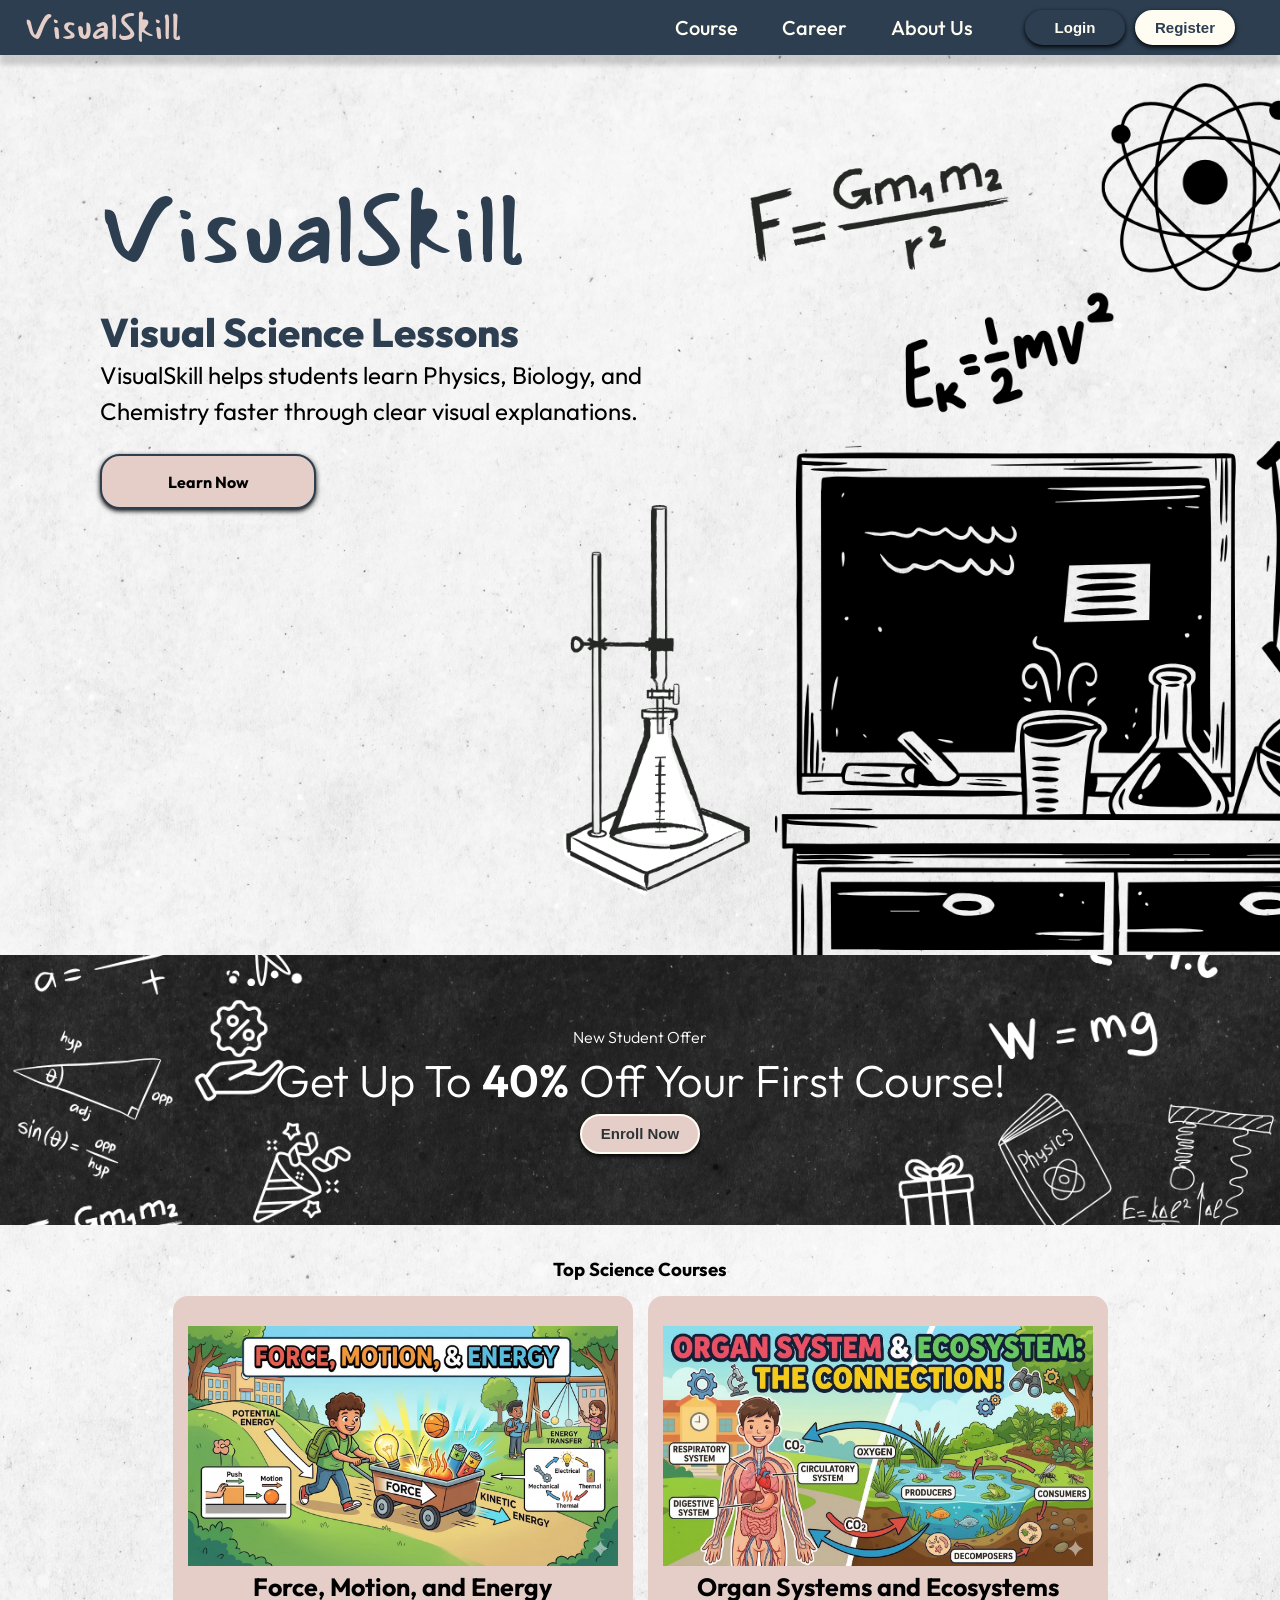
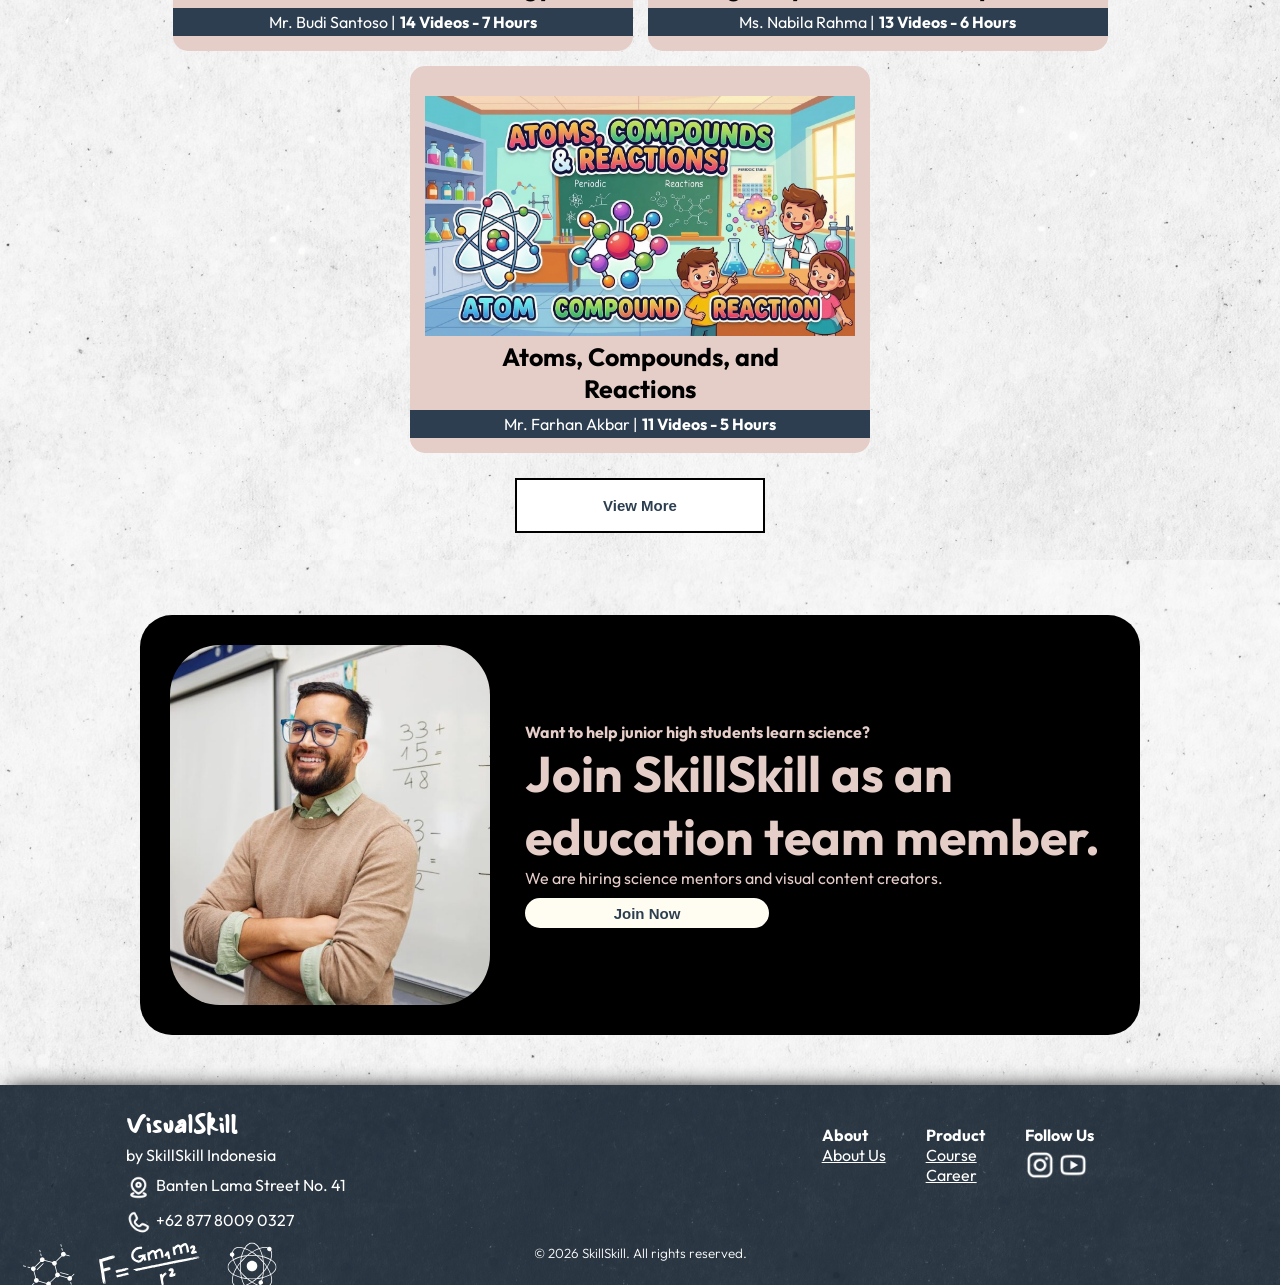
<file: index.html>
<!DOCTYPE html>
<html lang="en">
<head>
    <meta charset="UTF-8">
    <meta name="viewport" content="width=device-width, initial-scale=1.0">
    <title>Homepage</title>

    <link rel="stylesheet" href="./CSS/global.css">
    <link rel="stylesheet" href="./CSS/component.css">
    <link rel="stylesheet" href="./CSS/homepage.css">
    
</head>
<body>

    <nav class="navbar">
        <div class="navbar-container">
            <div class="navbar-logo">
                <a href="index.html" id="logo-title">VisualSkill</a>
            </div>
   
                <button class="navbar-toggle">
                    <div class="bar"></div>
                    <div class="bar"></div>
                    <div class="bar"></div>
                </button>
            <ul class="navbar-menu">
                <li><a href="./HTML/course.html">Course</a></li>
                <li><a href="./HTML/career.html">Career</a></li>
                <li><a href="./HTML/about-us.html">About Us</a></li>

                 <div class="register-container">

                    <a href="./HTML/login.html">
                        <button class="button login-button" >Login</button>
                    </a>

                    <a href="./HTML/register.html">
                        <button class="button register-button">Register</button>
                    </a>

                 </div>
                
            </ul>
        </div>
    </nav>

    <section class="content">


        <section class="landing-section" id="landing-section">
            <div class="title-landing">VisualSkill</div> 
            <div class="subtitle-landing">Visual Science Lessons</div>
            <p>VisualSkill helps students learn Physics, Biology, and Chemistry faster through clear visual explanations.</p>

            <a href="./HTML/register.html" class="button LearnNow">
                Learn Now
            </a>

        </section>

          <section class="banner-section" id="banner">
            <h4>
                New Student Offer
            </h4>
            <h2>
                Get Up To <span>40%</span> Off Your First Course!
            </h2>
            <a href="./HTML/register.html">
                <button class="button register-button">Enroll Now</button>
            </a>
        </section>


        <section class="top-course-section">
            <h1 class="heading">
                Top Science Courses
            </h1>

            <div class="courses">

                <a href="./HTML/course.html" class="course-btn">
                    <div class="course-card">
                        <div class="course">
                            <img src="./Assets/thumbnail-force-energy-motion.png" alt="course1">
                            <div class="course-title">
                                Force, Motion, and Energy
                            </div>
                            <div class="course-info">
                                <span class="instructor">Mr. Budi Santoso |</span>
                                <h4>14 Videos - 7 Hours</h4>
                            </div>
                        </div>
                    </div>
                </a>
                 

                <a href="./HTML/course.html" class="course-btn">
                    <div class="course-card">
                        <div class="course">
                            <img src="./Assets/thumbnail-organism.png" alt="course2">
                            <div class="course-title">
                                Organ Systems and Ecosystems
                            </div>
                            <div class="course-info">
                                <span class="instructor">Ms. Nabila Rahma |</span>
                                <h4>13 Videos - 6 Hours</h4>
                            </div>
                        </div>
                    </div>
                </a>

                <a href="./HTML/course.html" class="course-btn">
                    <div class="course-card">
                        <div class="course">
                            <img src="./Assets/thumbnai-atom.png" alt="course3">
                            <div class="course-title">
                                Atoms, Compounds, and Reactions
                            </div>
                            <div class="course-info">
                                <span class="instructor">Mr. Farhan Akbar |</span>
                                <h4>11 Videos - 5 Hours</h4>
                            </div>
                        </div>
                    </div>
                </a>

            </div>

            <a href="./HTML/course.html" class="see-more-btn">
                <button class="button register-button">View More</button>
            </a>
           
            
        </section>

        <section class="join-carrer-section">
           <div class="background-container">
             <div class="picture">
                <img src="./Assets/teaching.jpg" alt="teacher">
             </div>

             <div class="join-content">
                <h4>Want to help junior high students learn science?</h4>
                <h2>Join <span>SkillSkill</span> as an education team member.</h2>

                <p>We are hiring science mentors and visual content creators.</p>

                <a href="./HTML/career.html">
                    <button class="button register-button">Join Now</button>
                </a>



             </div>
           </div>
        </section>

    </section>


    <footer class="footer-section">
        <div class="footer-content">
            <div class="company-detail-coloumn">
                <h3>VisualSkill</h3>
                <h4>by SkillSkill Indonesia</h4>
                <div class="location">
                    <img src="./Assets/location.png" alt="location" id="location-logo">
                    <p>Banten Lama Street No. 41</p>
                </div>
                
                <div class="phone">
                    <img src="./Assets/phone.png" alt="" id="phone-logo">
                    <p>+62 877 8009 0327</p>
                </div>
                
            </div>

            <div class="empty-column">

            </div>

        

            <div class="content-coloumn">
                <div class="about-coloumn">
                    <h4>About</h4>
                    <a href="./HTML/about-us.html">About Us</a>
                </div>
                <div class="products-coloumn">
                        <ul><h4>Product</h4>
                            <li>
                                <a href="./HTML/course.html">Course</a>
                            </li>
                            <li>
                                <a href="./HTML/career.html">Career</a>
                            </li>
                        </ul>
                </div>

                <div class="social-media-coloumn">
                    <h4>Follow Us</h4>
                    <div class="social-media-logos">

                        <a href="https://www.instagram.com">
                            <img src="./Assets/instagram.png" alt="" id="instagram-logo">
                        </a>
                        <a href="https://www.youtube.com">
                            <img src="./Assets/youtube.png" alt="" id="youtube-logo">
                        </a>

                    </div>
                    
                </div>
            </div>
            
            
        </div>
        
        <div class="copyright">
            &copy 2026 SkillSkill. All rights reserved.
        </div>
    </footer>

    

    
    

    <script src="./JS/global.js"></script>
</body>
</html>
</file>
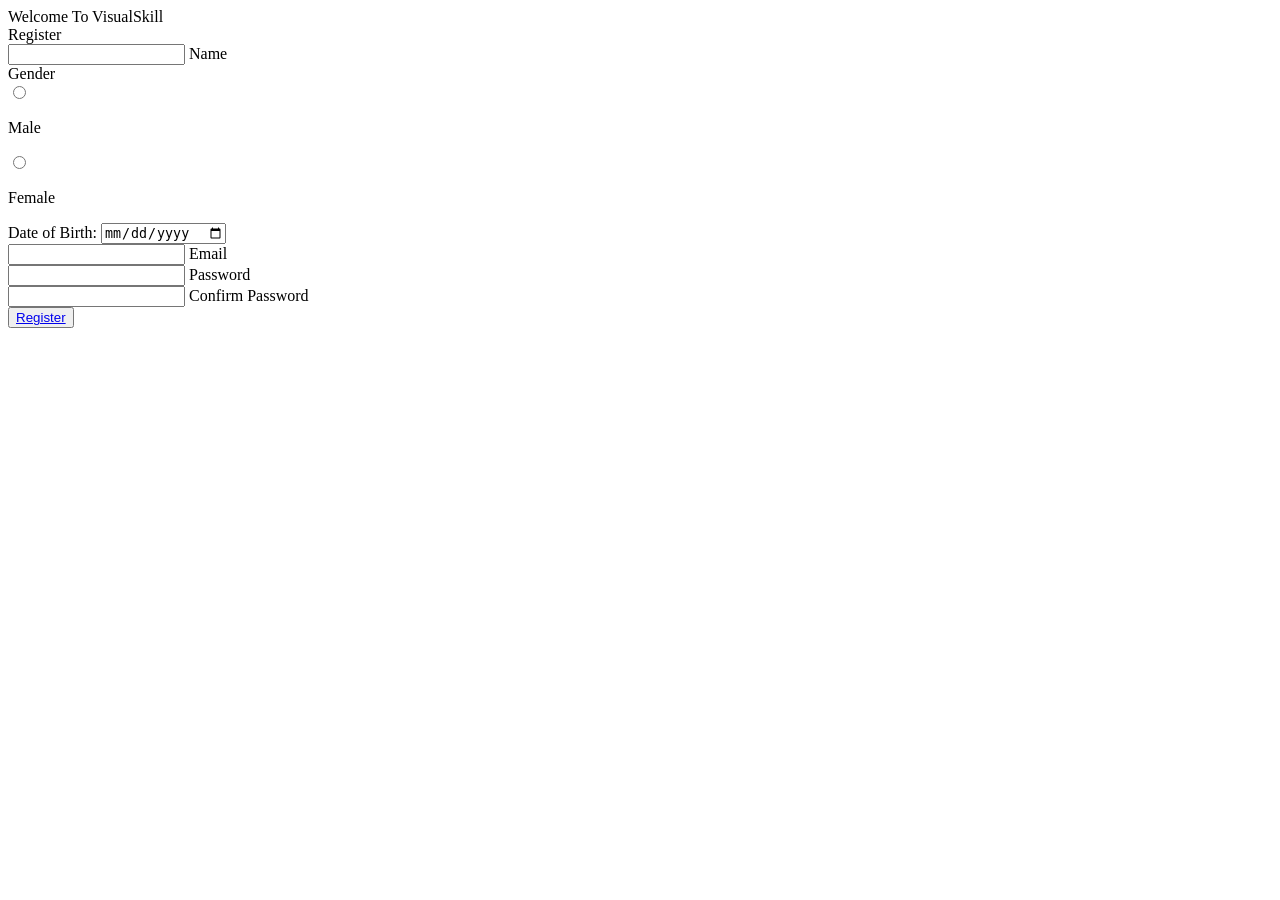
<file: login.html>
<!DOCTYPE html>
<html lang="en">
<head>
    <meta charset="UTF-8">
    <meta name="viewport" content="width=device-width, initial-scale=1.0">
    <title>Login Page</title>

    <link rel="stylesheet" href="../../CSS/login.css">

    <!-- boxicons buat icon -->
        <!-- Basic Icons -->
        <link href="https://cdn.boxicons.com/3.0.8/fonts/basic/boxicons.min.css" rel="stylesheet">
        <!-- Filled Icons -->
        <link href="https://cdn.boxicons.com/3.0.8/fonts/filled/boxicons-filled.min.css" rel="stylesheet">
        <!-- Brand Icons -->
        <link href="https://cdn.boxicons.com/3.0.8/fonts/brands/boxicons-brands.min.css" rel="stylesheet">
    
</head>
<body>
    <div class="opening">Welcome To VisualSkill</div>

    <section class="kotak-tengah">
        <div>  
            <div class="title">Register</div>
            <div class="form-text">
                <input class="text-box" type="text" id="name" required>
                <i class="bx bx-user-square"></i>
                <label for="name">Name</label>
                
            </div>
            
            <div class="gender-form">
                <i class="bx bx-man-woman"></i>
                <div class="gender">Gender</div>
                <div class="gender-option">
                    <div class="list">
                        <input type="radio"> <p class="list-gender">Male</p>
                    </div>

                    <div class="list">
                        <input type="radio"> <p class="list-gender">Female</p>
                    </div>
                </div>
                
                
            
                
            </div>

            <div class="form-text">
                <label for="">Date of Birth:</label>
                <input class="text-box" type="date" name="" id="" required> 
                <!-- Pake id untuk java script -->
            </div>

            <div class="form-text">
                <input class="text-box" type="email" name="" id="email" required>
                <i class="bx bx-envelope"></i>
                <label for="email">Email</label>
                
            </div>

            
            <div class="form-text">
                <input class="text-box" type="password" name="" id="pass" required>
                <i class="bx bx-lock"></i>
                <label for="pass">Password</label>
                <i class="bx bx-eye"></i>
                <i class="bx bx-eye-slash"></i>
            </div>

            <div class="form-text">
                <input class="text-box" type="password" name="" id="corfirm-pass" required>
                <i class="bx bx-lock"></i>
                <label for="pass">Confirm Password</label>
                <i class="bx bx-eye" id="eye-open"></i>
                <i class="bx bx-eye-slash" id="eye-closed"></i>
            </div>
            
            <button>
                <a href="homepage.html">Register</a>
            </button>
          
            
        </div>
    </section>
</body>
</html>
</file>
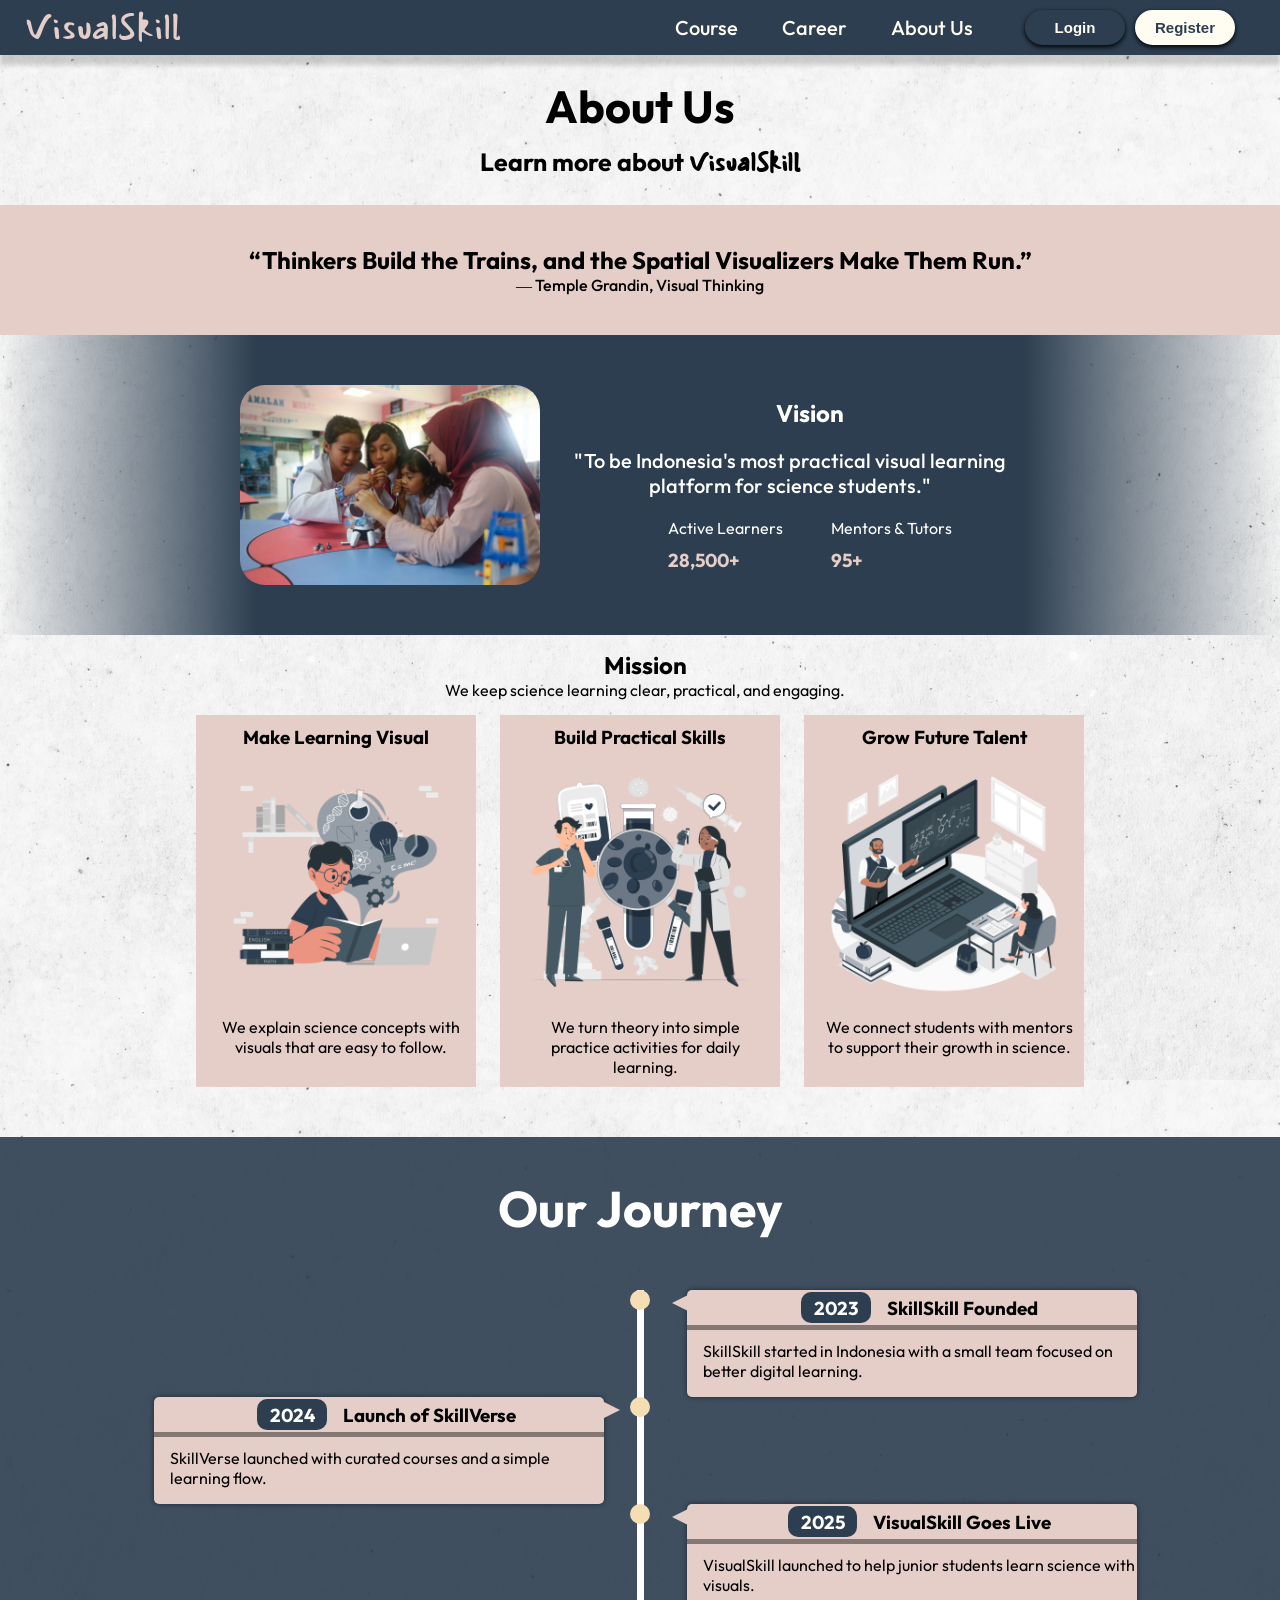
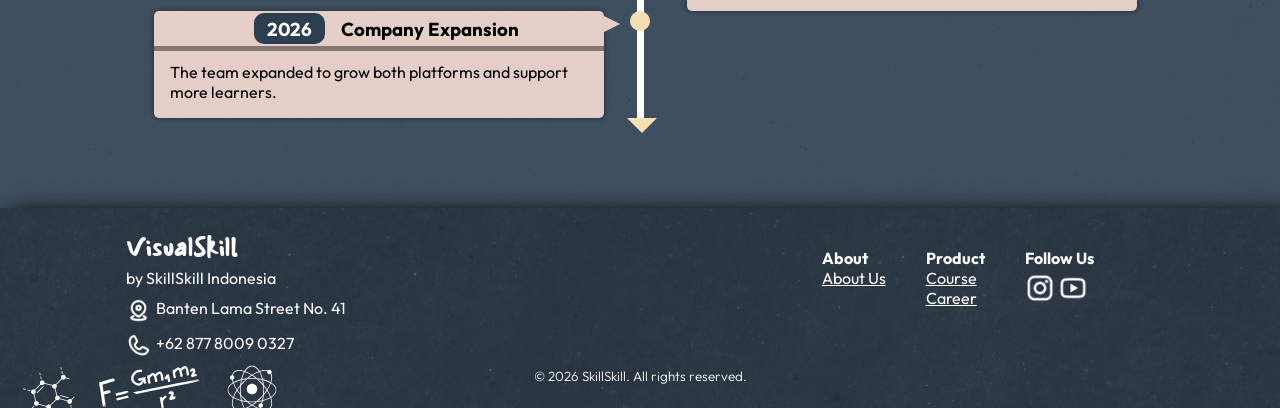
<file: HTML/about-us.html>
<!DOCTYPE html>
<html lang="en">
<head>
    <meta charset="UTF-8">
    <meta name="viewport" content="width=device-width, initial-scale=1.0">
    <title>About Us</title>

    <link rel="stylesheet" href="../CSS/global.css">
    <link rel="stylesheet" href="../CSS/component.css">
    <link rel="stylesheet" href="../CSS/about-us.css">
    
</head>
<body>

    <nav class="navbar">
        <div class="navbar-container">
            <div class="navbar-logo">
                <a href="../index.html" id="logo-title">VisualSkill</a>
            </div>
          
                <button class="navbar-toggle">
                    <div class="bar"></div>
                    <div class="bar"></div>
                    <div class="bar"></div>
                </button>
            <ul class="navbar-menu">
                <li><a href="course.html">Course</a></li>
                <li><a href="career.html">Career</a></li>
                <li><a href="about-us.html">About Us</a></li>

   
                 <div class="register-container">

                    <a href="login.html">
                        <button class="button login-button" >Login</button>
                    </a>

                    <a href="register.html">
                        <button class="button register-button">Register</button>
                    </a>

                 </div>
                
            </ul>
        </div>
    </nav>
    
    <section class="heading-container">
        <h2>About Us</h2>
        <h5>Learn more about <span>VisualSkill</span></h5>
    </section>

    <!-- The Quotes -->

        <section class="title-section">
            <div class="title-container">

                <h1 class="title">
                    “Thinkers Build the Trains, and the Spatial Visualizers Make Them Run.”
                </h1>

                <h4 class="subtitle">
                     ― Temple Grandin, Visual Thinking
                </h4>

            </div>
            

        </section>

    <section class="vision-section">
        <div class="vision-container">
            <div class="image">
                  <img src="../Assets/indo-kids-plays.jpg" alt="Students learning together">
            </div>
           
            <div class="vision-text">
                <div class="vision-title">
                     <h1>Vision</h1>
                </div>
               
                <h3 class="vision-desc">
                    "To be Indonesia's most practical visual learning platform for science students."
                </h3>


                <div class="data">
                    <div class="data-pelajar">
                        <h4 class="data-title">Active Learners</h4>
                        <h3 class="data-num">28,500+</h3>
                    </div>

                    <div class="data-tutor">
                        <h4 class="data-title">Mentors & Tutors</h4>
                        <h3 class="data-num">95+</h3>
                    </div>
                
                </div>
            </div>
            
        </div>
    </section>

    <section class="mission-section">
        <h1>Mission</h1>
        <p>We keep science learning clear, practical, and engaging.</p>

        <div class="mission-container">
            <div class="mission-square">
                <h3>Make Learning Visual</h3>
                <img src="../Assets/learning-concept.png" alt="Visual learning experience">
                <p>We explain science concepts with visuals that are easy to follow.</p>
            </div>

            <div class="mission-square">
                <h3>Build Practical Skills</h3>
                <img src="../Assets/practical-skills.png" alt="Practical project-based learning">
                <p>We turn theory into simple practice activities for daily learning.</p>
            </div>

            <div class="mission-square">
                <h3>Grow Future Talent</h3>
                <img src="../Assets/connect-mentor.png" alt="Community and career opportunities">
                <p>We connect students with mentors to support their growth in science.</p>
            </div>


        </div>
    </section>


    <section class="journey-section">
        <div class="journey-heading">Our Journey</div>
        <ul>
            <li>
                <i></i>
                <div class="journey-box">
                    <h3 class="title"><span class="year">2023</span>SkillSkill Founded</h3>
                    <p>
                        SkillSkill started in Indonesia with a small team focused on better digital learning.
                    </p>
                </div>
            </li>

            <li>
                <i></i>
                <div class="journey-box">
                    <h3 class="title"><span class="year">2024</span>Launch of SkillVerse</h3>
                    <p>
                        SkillVerse launched with curated courses and a simple learning flow.
                    </p>
                </div>
            </li>

            <li>
                <i></i>
                <div class="journey-box">
                    <h3 class="title"><span class="year">2025</span>VisualSkill Goes Live</h3>
                    <p>
                        VisualSkill launched to help junior students learn science with visuals.
                    </p>
                </div>
            </li>

            <li>
                <i></i>
                <div class="journey-box">
                    <h3 class="title"><span class="year">2026</span>Company Expansion</h3>
                    <p>
                        The team expanded to grow both platforms and support more learners.
                    </p>
                </div>

            </li>
            
            <li>
                <div id="next-arrow"></div>
            </li>

            
        </ul>
    </section>

     <footer class="footer-section">
        <div class="footer-content">
            <div class="company-detail-coloumn">
                <h3>VisualSkill</h3>
                <h4>by SkillSkill Indonesia</h4>
                <div class="location">
                    <img src="../Assets/location.png" alt="location" id="location-logo">
                    <p>Banten Lama Street No. 41</p>
                </div>
                
                <div class="phone">
                    <img src="../Assets/phone.png" alt="" id="phone-logo">
                    <p>+62 877 8009 0327</p>
                </div>
                
            </div>

            <div class="empty-column">

            </div>

        

            <div class="content-coloumn">
                <div class="about-coloumn">
                    <h4>About</h4>
                    <a href="about-us.html">About Us</a>
                </div>
                <div class="products-coloumn">
                        <ul><h4>Product</h4>
                            <li>
                                <a href="course.html">Course</a>
                            </li>
                            <li>
                                <a href="career.html">Career</a>
                            </li>
                        </ul>
                </div>

                <div class="social-media-coloumn">
                    <h4>Follow Us</h4>
                    <div class="social-media-logos">

                        <a href="https://www.instagram.com">
                            <img src="../Assets/instagram.png" alt="" id="instagram-logo">
                        </a>
                        <a href="https://www.youtube.com">
                            <img src="../Assets/youtube.png" alt="" id="youtube-logo">
                        </a>

                    </div>
                    
                </div>
            </div>
            
            
        </div>
        
        <div class="copyright">
            &copy 2026 SkillSkill. All rights reserved.
        </div>
    </footer>

    <script src="../JS/global.js"></script>
    <script src="../JS/about-us.js"></script>
</body>
</html>
</file>
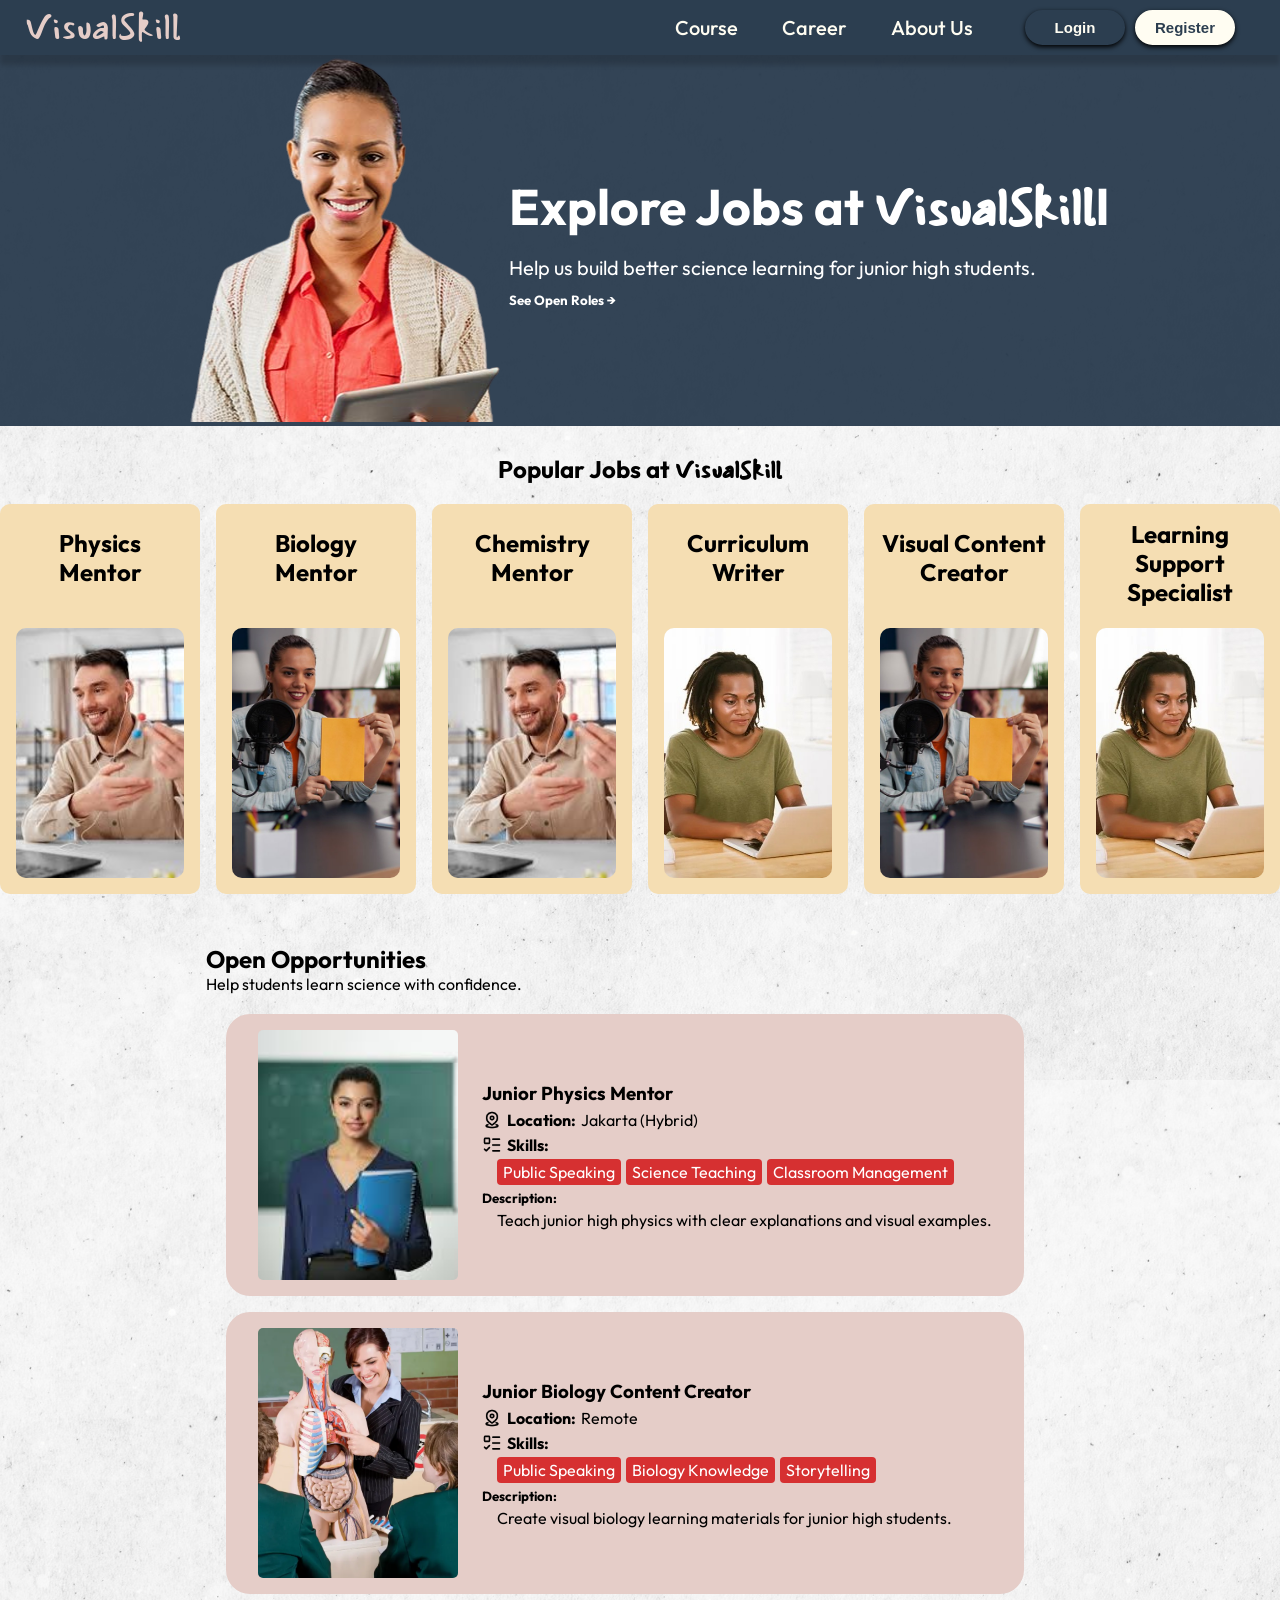
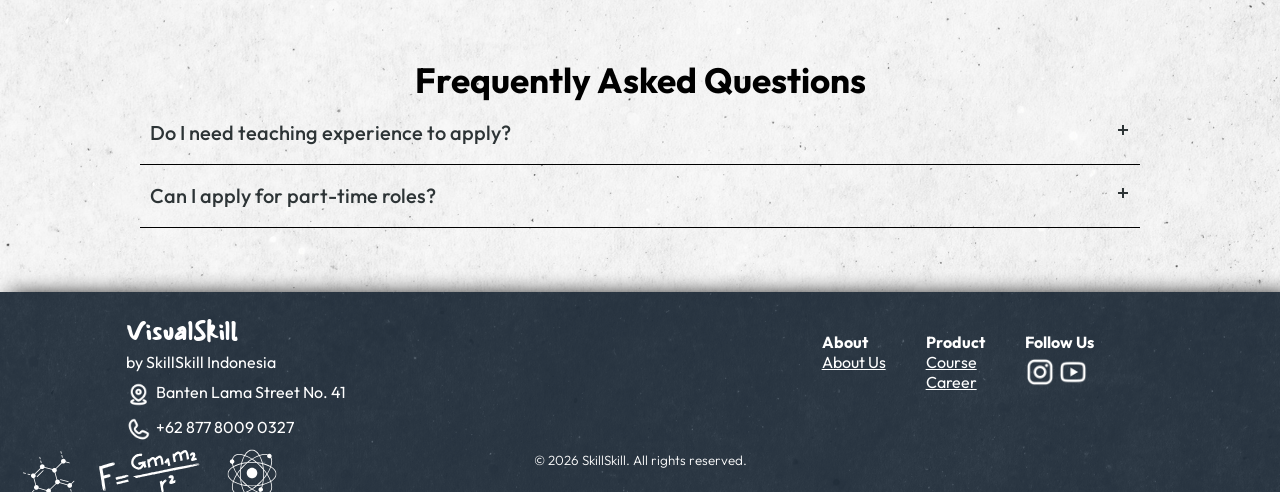
<file: HTML/career.html>
<!DOCTYPE html>
<html lang="en">
<head>
    <meta charset="UTF-8">
    <meta name="viewport" content="width=device-width, initial-scale=1.0">
    <title>Career</title>

    <link rel="stylesheet" href="../CSS/global.css">
    <link rel="stylesheet" href="../CSS/component.css">
    <link rel="stylesheet" href="../CSS/career.css">
</head>
<body>

    <nav class="navbar">
        <div class="navbar-container">
            <div class="navbar-logo">
                <a href="../index.html" id="logo-title">VisualSkill</a>
            </div>
         
                <button class="navbar-toggle">
                    <div class="bar"></div>
                    <div class="bar"></div>
                    <div class="bar"></div>
                </button>
            <ul class="navbar-menu">
                <li><a href="course.html">Course</a></li>
                <li><a href="career.html">Career</a></li>
                <li><a href="about-us.html">About Us</a></li>

          
                 <div class="register-container">

                    <a href="login.html">
                        <button class="button login-button" >Login</button>
                    </a>

                    <a href="register.html">
                        <button class="button register-button">Register</button>
                    </a>

                 </div>
                
            </ul>
        </div>
    </nav>

    <section class="heading-section">
        <div class="heading-container">
            <div class="heading-picture">
                <img src="../Assets/teacher-woman-job.png" alt="Career opportunities">
            </div>

            <div class="heading-text">
                <h2>Explore Jobs at <span>VisualSkill</span>l</h2>
                <p>Help us build better science learning for junior high students.</p>
                <a href="#jobs" id="see-more-jobs"><h5>See Open Roles <span>&rarr;</span></h5></a>
            </div>
        </div>
    </section>

    <section class="popular-jobs-section">
        <div class="popular-heading">
            <h2>Popular Jobs at <span>VisualSkill</span></h2>
        </div>
        <div class="popular-container">
            <div class="group">
                <div class="popular-card">
                    <h2 class="job-title">Physics Mentor</h2>
                    <img src="../Assets/chemist-tutor.jpg" alt="Physics mentor role">
                </div>
                <div class="popular-card">
                    <h2 class="job-title">Biology Mentor</h2>
                    <img src="../Assets/visual-content-creator.jpg" alt="Biology mentor role">
                </div>
                <div class="popular-card">
                    <h2 class="job-title">Chemistry Mentor</h2>
                    <img src="../Assets/chemist-tutor.jpg" alt="Chemistry mentor role">
                </div>
            </div>

            <div aria-hidden class="group">
                <div class="popular-card">
                    <h2 class="job-title">Curriculum Writer</h2>
                    <img src="../Assets/curriculurum-writer.jpg" alt="Curriculum writer role">
                </div>
                <div class="popular-card">
                    <h2 class="job-title">Visual Content Creator</h2>
                    <img src="../Assets/visual-content-creator.jpg" alt="Visual content creator role">
                </div>
                <div class="popular-card">
                    <h2 class="job-title">Learning Support Specialist</h2>
                    <img src="../Assets/curriculurum-writer.jpg" alt="Learning support role">
                </div>
            </div>

            <div aria-hidden class="group">
                <div class="popular-card">
                    <h2 class="job-title">Physics Mentor</h2>
                    <img src="../Assets/visual-content-creator.jpg" alt="Physics mentor role">
                </div>
                <div class="popular-card">
                    <h2 class="job-title">Biology Mentor</h2>
                    <img src="../Assets/chemist-tutor.jpg" alt="Biology mentor role">
                </div>
                <div class="popular-card">
                    <h2 class="job-title">Chemistry Mentor</h2>
                    <img src="../Assets/curriculurum-writer.jpg" alt="Chemistry mentor role">
                </div>
            </div>

            <div aria-hidden class="group">
                <div class="popular-card">
                    <h2 class="job-title">Curriculum Writer</h2>
                    <img src="../Assets/curriculurum-writer.jpg" alt="Curriculum writer role">
                </div>
                <div class="popular-card">
                    <h2 class="job-title">Visual Content Creator</h2>
                    <img src="../Assets/visual-content-creator.jpg" alt="Visual content creator role">
                </div>
                <div class="popular-card">
                    <h2 class="job-title">Learning Support Specialist</h2>
                    <img src="../Assets/curriculurum-writer.jpg" alt="Learning support role">
                </div>
            </div>
            
        </div>
    </section>



    <section class="list-jobs-section" id="jobs">
        <div class="jobs-container">
            <div>
                <h2 class="section-title">Open Opportunities</h2>
                <p class="section-subtitle">Help students learn science with confidence.</p>
            </div>

            <div class="content">
                <div class="job-card">
                    <img src="../Assets/teacher-job.jpg" alt="" class="job-picture">
                    <div class="job-desc">
                        <h3 class="job-name">Junior Physics Mentor</h3>
                        <div class="job-info-title">
                            <img src="../Assets/location-black.png" alt="location-logo" class="logo-info">
                            <p><h4>Location:</h4> Jakarta (Hybrid)</p>
                        </div>

                        <div class="job-info">
                            <div class="job-info-title">
                                <img src="../Assets/to-do-list.png" alt="list-skill" class="logo-info">
                                <h4>Skills:</h4>
                            </div>
                            
                            
                                <div class="labels">
                                    <div class="label">
                                        Public Speaking
                                    </div>
    
                                    <div class="label">
                                        Science Teaching
                                    </div>
    
                                    <div class="label">
                                        Classroom Management
                                    </div>
                                </div>                            
                        </div>
                        
                        <div class="job-info">
                            <div class="job-info-long">
                                <h5>Description:</h5>
                            </div>
                            <p>Teach junior high physics with clear explanations and visual examples.</p>
                            
                        </div>

                    </div>
                </div>

                <div class="job-card">
                    <img src="../Assets/biology-teacher.webp" alt="" class="job-picture">
                    <div class="job-desc">
                        <h3 class="job-name">Junior Biology Content Creator</h3>
                        <div class="job-info-title">
                            <img src="../Assets/location-black.png" alt="location-logo" class="logo-info">
                            <p><h4>Location:</h4>Remote</p>
                        </div>

                        <div class="job-info">
                            <div class="job-info-title">
                                <img src="../Assets/to-do-list.png" alt="list-skill" class="logo-info">
                                <h4>Skills:</h4>
                            </div>
                            
                            <div class="job-info-long">

                                <div class="labels">
                                    <div class="label">
                                        Public Speaking
                                    </div>
    
                                    <div class="label">
                                        Biology Knowledge
                                    </div>
    
                                    <div class="label">
                                        Storytelling
                                    </div>
                                </div>
                            </div>
                            
                        </div>
                        
                        <div class="job-info">
                            <div class="job-info-long">
                                <h5>Description:</h5>
                            </div>
                            <p>Create visual biology learning materials for junior high students.</p>
                            
                        </div>

                    </div>
                </div>
            </div>
        </div>
    </section>

    <section class="qna-section">
        <div class="qna-heading"><h3>Frequently Asked Questions</h3></div>

        <div class="qna-container">
            <div class="qna-box">
                <button id="qna-button-1" aria-expanded="false">
                    <span class="qna-title">Do I need teaching experience to apply?</span>
                    <span class="icon" aria-hidden="true"></span>
                </button>
                <div class="qna-content">
                    <p>Experience helps, but strong subject knowledge and communication are enough to apply.</p>
                </div>
            </div>

            <div class="qna-box">
                <button id="qna-button-2" aria-expanded="false">
                    <span class="qna-title">Can I apply for part-time roles?</span>
                    <span class="icon" aria-hidden="true"></span>
                </button>
                <div class="qna-content">
                    <p>Yes, we open both part-time and full-time roles.</p>
                </div>
            </div>

        </div>



    </section>


     <footer class="footer-section">
        <div class="footer-content">
            <div class="company-detail-coloumn">
                <h3>VisualSkill</h3>
                <h4>by SkillSkill Indonesia</h4>
                <div class="location">
                    <img src="../Assets/location.png" alt="location" id="location-logo">
                    <p>Banten Lama Street No. 41</p>
                </div>
                
                <div class="phone">
                    <img src="../Assets/phone.png" alt="" id="phone-logo">
                    <p>+62 877 8009 0327</p>
                </div>
                
            </div>

            <div class="empty-column">

            </div>

        

            <div class="content-coloumn">
                <div class="about-coloumn">
                    <h4>About</h4>
                    <a href="about-us.html">About Us</a>
                </div>
                <div class="products-coloumn">
                        <ul><h4>Product</h4>
                            <li>
                                <a href="course.html">Course</a>
                            </li>
                            <li>
                                <a href="career.html">Career</a>
                            </li>
                        </ul>
                </div>

                <div class="social-media-coloumn">
                    <h4>Follow Us</h4>
                    <div class="social-media-logos">

                        <a href="https://www.instagram.com">
                            <img src="../Assets/instagram.png" alt="" id="instagram-logo">
                        </a>
                        <a href="https://www.youtube.com">
                            <img src="../Assets/youtube.png" alt="" id="youtube-logo">
                        </a>

                    </div>
                    
                </div>
            </div>
            
            
        </div>
        
        <div class="copyright">
            &copy 2026 SkillSkill. All rights reserved.
        </div>
    </footer>

    <script src="../JS/global.js"></script>
    <script src="../JS/career.js"></script>
</body>
</html>
</file>
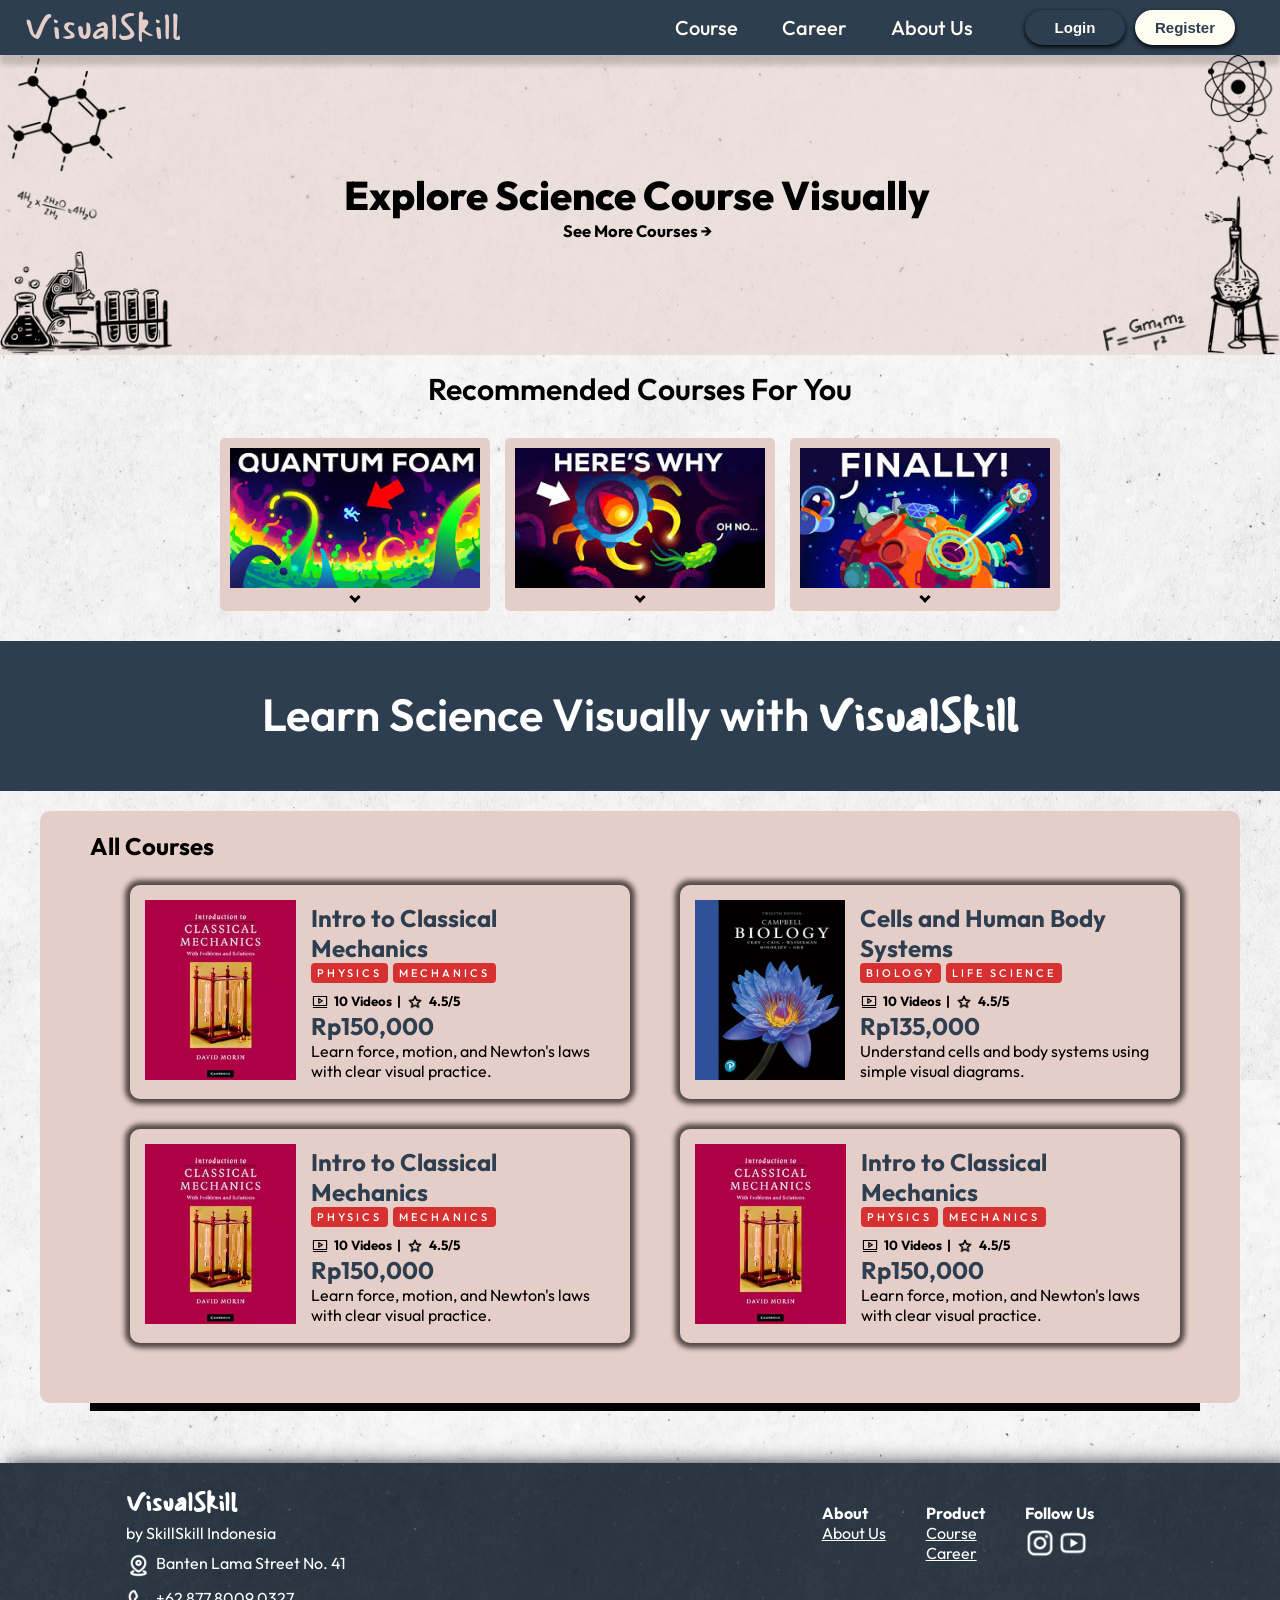
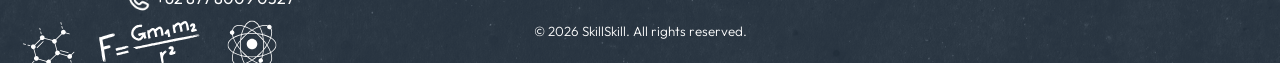
<file: HTML/course.html>
<!DOCTYPE html>
<html lang="en">
<head>
    <meta charset="UTF-8">
    <meta name="viewport" content="width=device-width, initial-scale=1.0">
    <title>Course</title>

    <link rel="stylesheet" href="../CSS/global.css">
    <link rel="stylesheet" href="../CSS/component.css">
    <link rel="stylesheet" href="../CSS/course.css">

</head>
<body>



    <nav class="navbar">
        <div class="navbar-container">
            <div class="navbar-logo">
                <a href="../index.html" id="logo-title">VisualSkill</a>
            </div>
    
                <button class="navbar-toggle">
                    <div class="bar"></div>
                    <div class="bar"></div>
                    <div class="bar"></div>
                </button>
            <ul class="navbar-menu">
                <li><a href="course.html">Course</a></li>
                <li><a href="career.html">Career</a></li>
                <li><a href="about-us.html">About Us</a></li>

    
                 <div class="register-container">

                    <a href="login.html">
                        <button class="button login-button" >Login</button>
                    </a>

                    <a href="register.html">
                        <button class="button register-button">Register</button>
                    </a>

                 </div>
                
            </ul>
        </div>
    </nav>

    <div class="heading-section">
        <img src="../Assets/course-heading-left.png" alt="">

        <div class="heading-content">
            <div class="heading-title">Explore Science Course Visually</div>
            <a href="">
                <a href="#banner-info"><h5>See More Courses <span>&rarr;</span></h5></a>
            </a>

        </div>
        
        <img src="../Assets/course-heading-right.png" alt="">

        
        
    </div>

    <section class="recommed-course-section">
        <div class="recommeded-course-title">
            Recommended Courses For You
        </div>

        <div class="recommended-container">
            <div class="video-card">
                <button class="video">
                    <img src="../Assets/thumbnail-quantum-foam.jpg" alt="Thumbnail">
                </button>
                <div class="decription" style="--delay:02s">
                    <h3>Force and Motion Basics</h3>
                    <h4>Mr. Budi Santoso</h4>
                    <div class="info">
                        <div class="info-desc">
                            <img src="../Assets/duration.png" alt="duration">
                            <p>5h 30m</p>
                        </div>
                        <p>|</p>
                        <div class="info-desc">
                            <img src="../Assets/rating-star.png" alt="duration">
                            <p>4.8/5.0</p>
                        </div>
                    </div>
                    
                </div>
            </div>

            <div class="video-card">
                <button class="video">
                    <img src="../Assets/thumbnail-cell.jpg" alt="Thumbnail">
                </button>
                <div class="decription" style="--delay:02s">
                    <h3>Cells and Organ Systems</h3>
                    <h4>Ms. Nabila Rahma</h4>
                    <div class="info">
                        <div class="info-desc">
                            <img src="../Assets/duration.png" alt="duration">
                            <p>4h 45m</p>
                        </div>
                        <p>|</p>
                        <div class="info-desc">
                            <img src="../Assets/rating-star.png" alt="duration">
                            <p>4.7/5.0</p>
                        </div>
                    </div>
                    
                </div>
            </div>

            <div class="video-card">
                <button class="video">
                    <img src="../Assets/thumnail1.jpg" alt="Thumbnail">
                </button>
                <div class="decription" style="--delay:02s">
                    <h3>Atoms and Chemical Reactions</h3>
                    <h4>Mr. Farhan Akbar</h4>
                    <div class="info">
                        <div class="info-desc">
                            <img src="../Assets/duration.png" alt="duration">
                            <p>4h 10m</p>
                        </div>
                        <p>|</p>
                        <div class="info-desc">
                            <img src="../Assets/rating-star.png" alt="duration">
                            <p>4.9/5.0</p>
                        </div>
                    </div>
                    
                   
                    
                </div>
            </div>

        </div>
        
    </section>
    

    <section class="banner" id="banner-info">
        <div class="banner-title">Learn Science Visually with <span>VisualSkill</span></div>
    </section>


    <section class="course-section">
        <div class="container">
            <h2>All Courses</h2>
            <div class="course-list">

                <div class="cards-container">
                    <a href="">
                        <img src="../Assets/intro-to-classical-mechanic.jpg" alt="">
                    </a>
                    <div class="course-content">
                        <a href="">
                            <h2>Intro to Classical Mechanics</h2>
                        </a>
                        <div class="labels">
                            <a href="" class="label">Physics</a>
                            <a href=""class="label">Mechanics</a>
                        </div>

                        <div class="course-info">
                            <img src="../Assets/video-streaming.png" alt="" class="logo-video">
                            <h5>10 Videos</h5>
                            <h5>|</h5>
                            <img src="../Assets/rating-star.png" alt="" class="logo-star">
                            <h5>4.5/5</h5>
                        </div>

                        <h2>Rp150,000</h2>

                        <p>
                            Learn force, motion, and Newton's laws with clear visual practice.
                        </p>
                    </div>
                </div>


                <div class="cards-container">
                    <a href="">
                        <img src="../Assets/intro-to-biology.jpg" alt="">
                    </a>
                    <div class="course-content">
                        <a href="">
                            <h2>Cells and Human Body Systems</h2>
                        </a>
                        <div class="labels">
                            <a href="" class="label">Biology</a>
                            <a href="" class="label">Life Science</a>
                        </div>

                        <div class="course-info">
                            <img src="../Assets/video-streaming.png" alt="" class="logo-video">
                            <h5>10 Videos</h5>
                            <h5>|</h5>
                            <img src="../Assets/rating-star.png" alt="" class="logo-star">
                            <h5>4.5/5</h5>
                        </div>

                        <h2>Rp135,000</h2>

                        <p>
                            Understand cells and body systems using simple visual diagrams.
                        </p>
                    </div>
                </div>

                <div class="cards-container" >
                    <a href="">
                        <img src="../Assets/intro-to-classical-mechanic.jpg" alt="">
                    </a>
                    <div class="course-content">
                        <a href="">
                            <h2>Intro to Classical Mechanics</h2>
                        </a>
                        <div class="labels">
                            <a href="" class="label">Physics</a>
                            <a href=""class="label">Mechanics</a>
                        </div>

                        <div class="course-info">
                            <img src="../Assets/video-streaming.png" alt="" class="logo-video">
                            <h5>10 Videos</h5>
                            <h5>|</h5>
                            <img src="../Assets/rating-star.png" alt="" class="logo-star">
                            <h5>4.5/5</h5>
                        </div>

                        <h2>Rp150,000</h2>

                        <p>
                            Learn force, motion, and Newton's laws with clear visual practice.
                        </p>
                    </div>
                </div>

                <div class="cards-container">
                    <a href="">
                        <img src="../Assets/intro-to-classical-mechanic.jpg" alt="">
                    </a>
                    <div class="course-content">
                        <a href="">
                            <h2>Intro to Classical Mechanics</h2>
                        </a>
                        <div class="labels">
                            <a href="" class="label">Physics</a>
                            <a href=""class="label">Mechanics</a>
                        </div>

                        <div class="course-info">
                            <img src="../Assets/video-streaming.png" alt="" class="logo-video">
                            <h5>10 Videos</h5>
                            <h5>|</h5>
                            <img src="../Assets/rating-star.png" alt="" class="logo-star">
                            <h5>4.5/5</h5>
                        </div>

                        <h2>Rp150,000</h2>

                        <p>
                            Learn force, motion, and Newton's laws with clear visual practice.
                        </p>
                    </div>
                </div>

            </div>
        </div>
    </section>

     <footer class="footer-section">
        <div class="footer-content">
            <div class="company-detail-coloumn">
                <h3>VisualSkill</h3>
                <h4>by SkillSkill Indonesia</h4>
                <div class="location">
                    <img src="../Assets/location.png" alt="location" id="location-logo">
                    <p>Banten Lama Street No. 41</p>
                </div>
                
                <div class="phone">
                    <img src="../Assets/phone.png" alt="" id="phone-logo">
                    <p>+62 877 8009 0327</p>
                </div>
                
            </div>

            <div class="empty-column">

            </div>

        

            <div class="content-coloumn">
                <div class="about-coloumn">
                    <h4>About</h4>
                    <a href="about-us.html">About Us</a>
                </div>
                <div class="products-coloumn">
                        <ul><h4>Product</h4>
                            <li>
                                <a href="course.html">Course</a>
                            </li>
                            <li>
                                <a href="career.html">Career</a>
                            </li>
                        </ul>
                </div>

                <div class="social-media-coloumn">
                    <h4>Follow Us</h4>
                    <div class="social-media-logos">

                        <a href="https://www.instagram.com">
                            <img src="../Assets/instagram.png" alt="" id="instagram-logo">
                        </a>
                        <a href="https://www.youtube.com">
                            <img src="../Assets/youtube.png" alt="" id="youtube-logo">
                        </a>

                    </div>
                    
                </div>
            </div>
            
            
        </div>
        
        <div class="copyright">
            &copy 2026 SkillSkill. All rights reserved.
        </div>
    </footer>


    <script src="../JS/global.js"></script>
    <script src="../JS/course.js"></script>
</body>
</html>
</file>
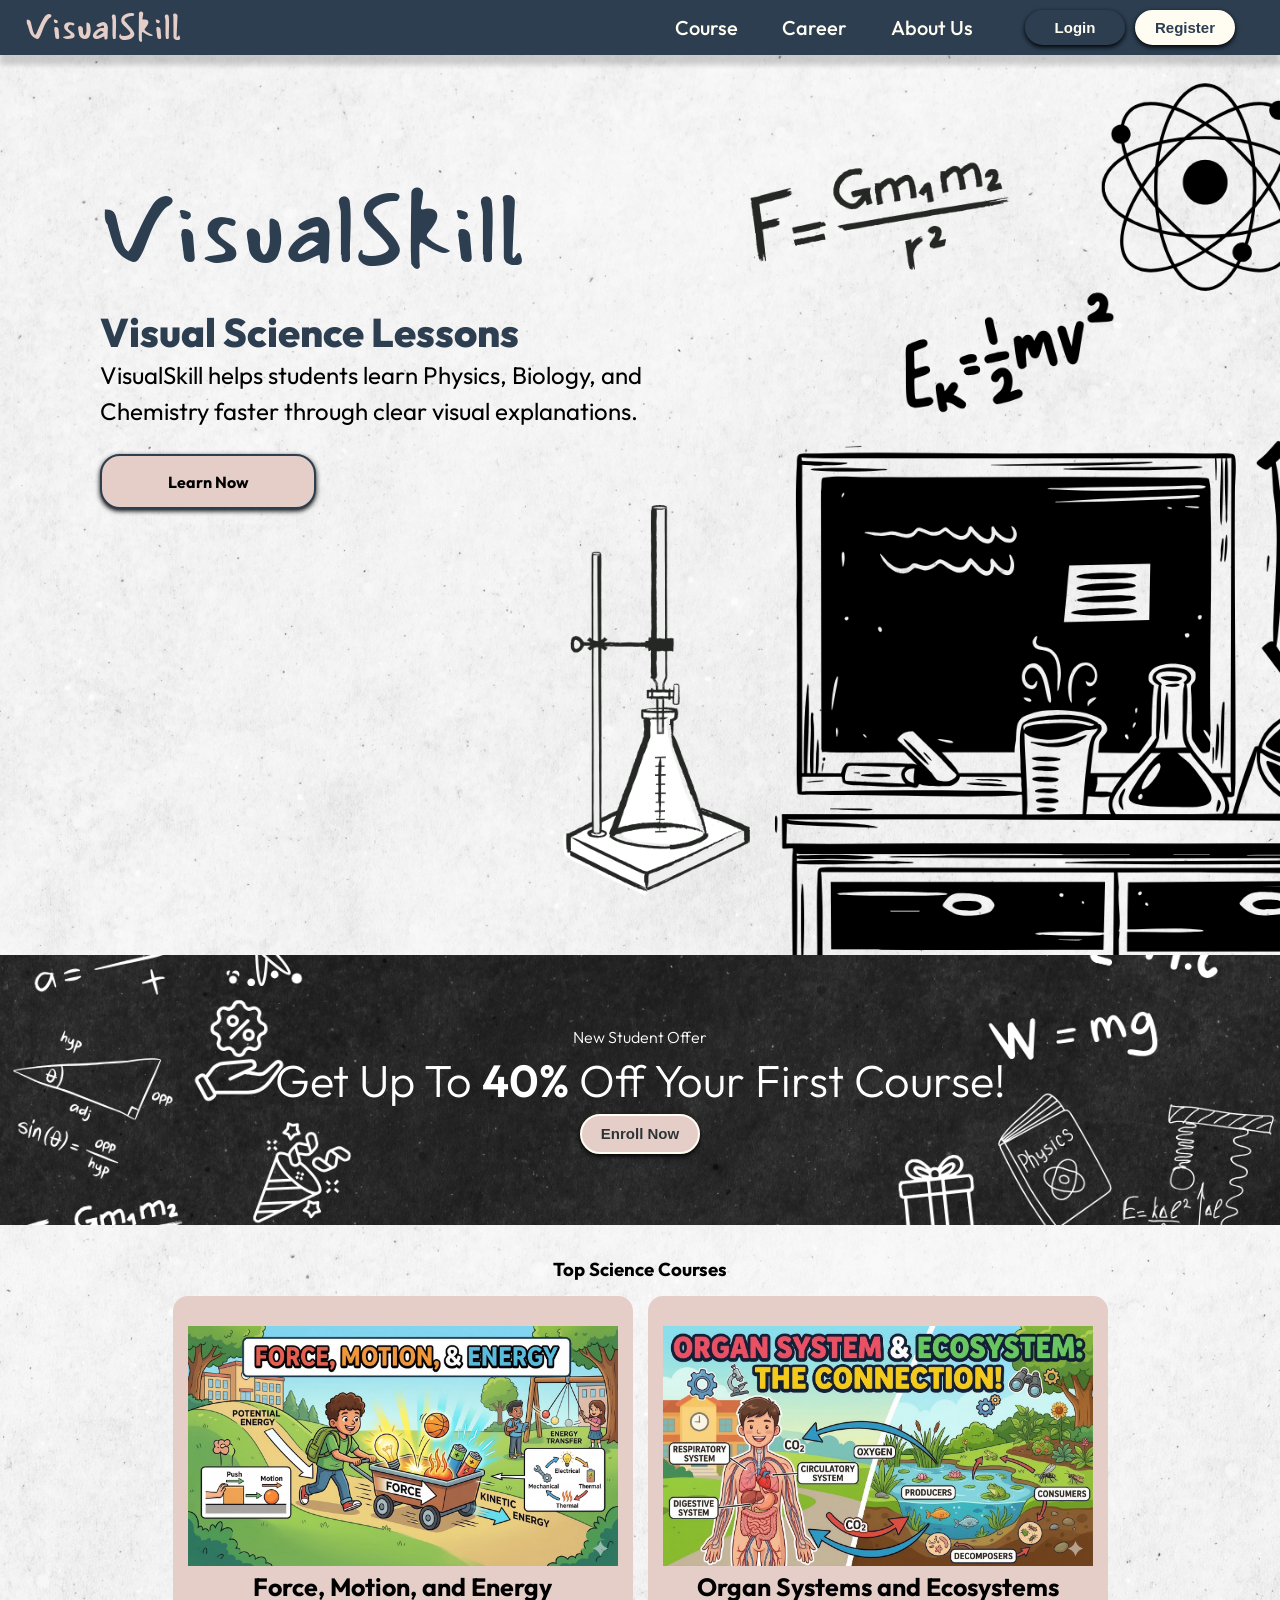
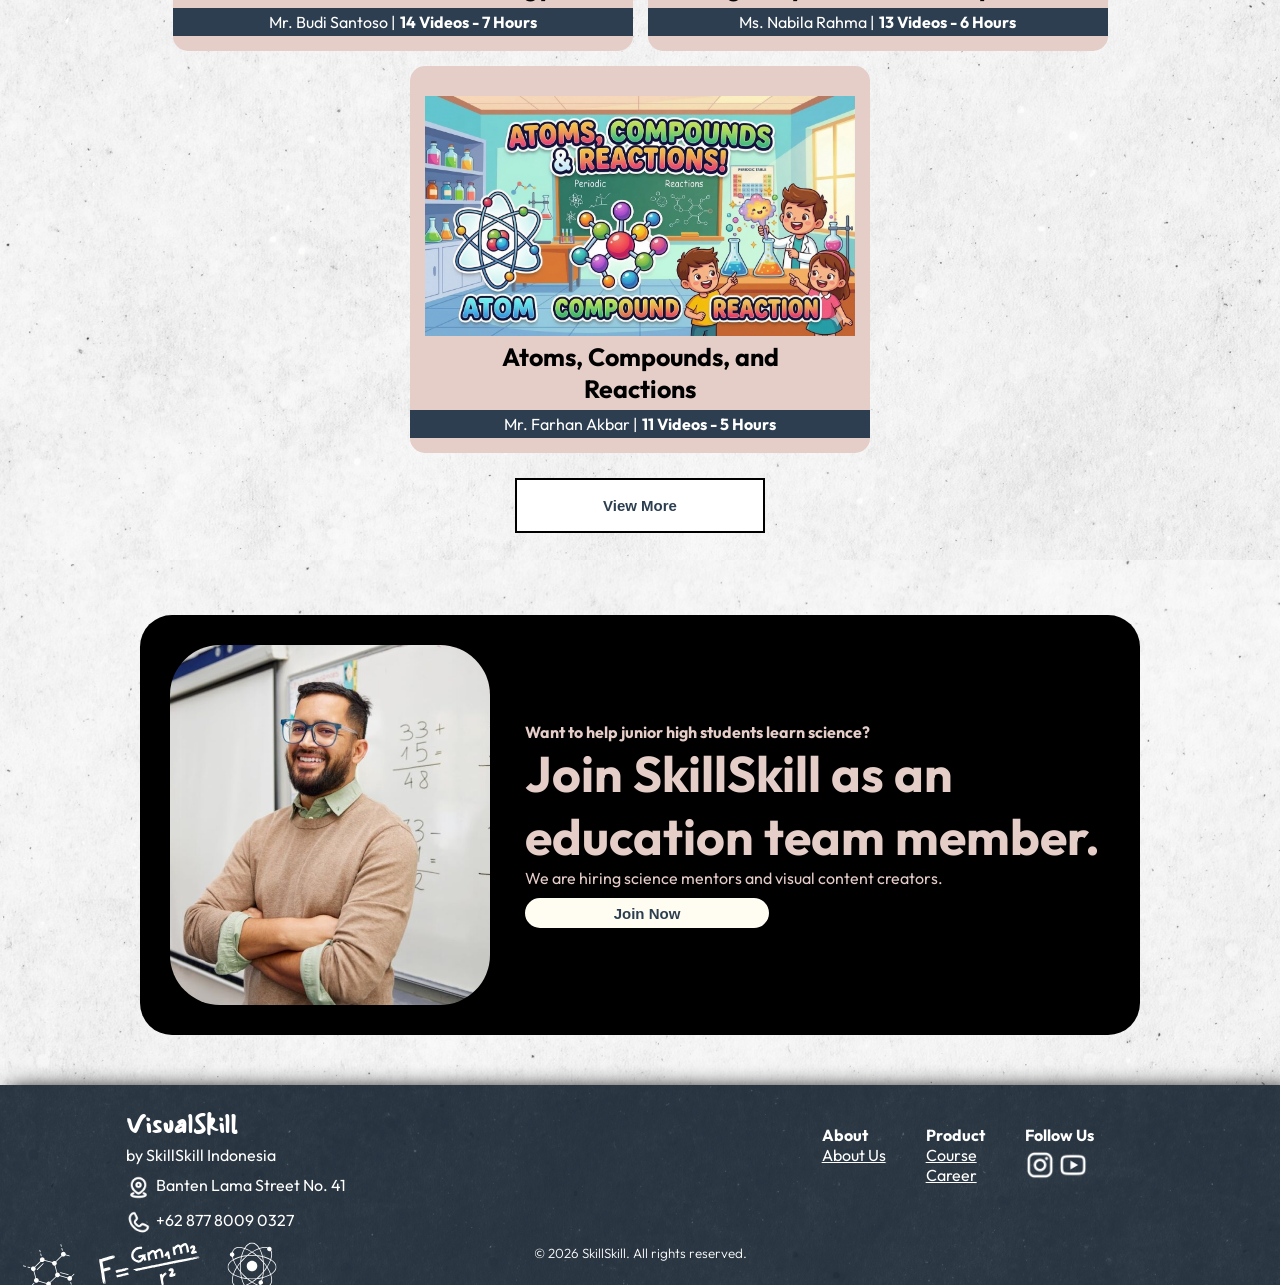
<file: HTML/homepage.html>
<!DOCTYPE html>
<html lang="en">
<head>
    <meta charset="UTF-8">
    <meta name="viewport" content="width=device-width, initial-scale=1.0">
    <title>Homepage</title>

    <link rel="stylesheet" href="../CSS/global.css">
    <link rel="stylesheet" href="../CSS/component.css">
    <link rel="stylesheet" href="../CSS/homepage.css">
    
</head>
<body>

    <nav class="navbar">
        <div class="navbar-container">
            <div class="navbar-logo">
                <a href="homepage.html" id="logo-title">VisualSkill</a>
            </div>
   
                <button class="navbar-toggle">
                    <div class="bar"></div>
                    <div class="bar"></div>
                    <div class="bar"></div>
                </button>
            <ul class="navbar-menu">
                <li><a href="course.html">Course</a></li>
                <li><a href="career.html">Career</a></li>
                <li><a href="about-us.html">About Us</a></li>

                 <div class="register-container">

                    <a href="login.html">
                        <button class="button login-button" >Login</button>
                    </a>

                    <a href="register.html">
                        <button class="button register-button">Register</button>
                    </a>

                 </div>
                
            </ul>
        </div>
    </nav>

    <section class="content">


        <section class="landing-section" id="landing-section">
            <div class="title-landing">VisualSkill</div> 
            <div class="subtitle-landing">Visual Science Lessons</div>
            <p>VisualSkill helps students learn Physics, Biology, and Chemistry faster through clear visual explanations.</p>

            <a href="register.html" class="button LearnNow">
                Learn Now
            </a>

        </section>

          <section class="banner-section" id="banner">
            <h4>
                New Student Offer
            </h4>
            <h2>
                Get Up To <span>40%</span> Off Your First Course!
            </h2>
            <a href="register.html">
                <button class="button register-button">Enroll Now</button>
            </a>
        </section>


        <section class="top-course-section">
            <h1 class="heading">
                Top Science Courses
            </h1>

            <div class="courses">

                <a href="course.html" class="course-btn">
                    <div class="course-card">
                        <div class="course">
                            <img src="../Assets/thumbnail-force-energy-motion.png" alt="course1">
                            <div class="course-title">
                                Force, Motion, and Energy
                            </div>
                            <div class="course-info">
                                <span class="instructor">Mr. Budi Santoso |</span>
                                <h4>14 Videos - 7 Hours</h4>
                            </div>
                        </div>
                    </div>
                </a>
                 

                <a href="course.html" class="course-btn">
                    <div class="course-card">
                        <div class="course">
                            <img src="../Assets/thumbnail-organism.png" alt="course2">
                            <div class="course-title">
                                Organ Systems and Ecosystems
                            </div>
                            <div class="course-info">
                                <span class="instructor">Ms. Nabila Rahma |</span>
                                <h4>13 Videos - 6 Hours</h4>
                            </div>
                        </div>
                    </div>
                </a>

                <a href="course.html" class="course-btn">
                    <div class="course-card">
                        <div class="course">
                            <img src="../Assets/thumbnai-atom.png" alt="course3">
                            <div class="course-title">
                                Atoms, Compounds, and Reactions
                            </div>
                            <div class="course-info">
                                <span class="instructor">Mr. Farhan Akbar |</span>
                                <h4>11 Videos - 5 Hours</h4>
                            </div>
                        </div>
                    </div>
                </a>

            </div>

            <a href="course.html" class="see-more-btn">
                <button class="button register-button">View More</button>
            </a>
           
            
        </section>

        <section class="join-carrer-section">
           <div class="background-container">
             <div class="picture">
                <img src="../Assets/teaching.jpg" alt="teacher">
             </div>

             <div class="join-content">
                <h4>Want to help junior high students learn science?</h4>
                <h2>Join <span>SkillSkill</span> as an education team member.</h2>

                <p>We are hiring science mentors and visual content creators.</p>

                <a href="career.html">
                    <button class="button register-button">Join Now</button>
                </a>



             </div>
           </div>
        </section>

    </section>


    <footer class="footer-section">
        <div class="footer-content">
            <div class="company-detail-coloumn">
                <h3>VisualSkill</h3>
                <h4>by SkillSkill Indonesia</h4>
                <div class="location">
                    <img src="../Assets/location.png" alt="location" id="location-logo">
                    <p>Banten Lama Street No. 41</p>
                </div>
                
                <div class="phone">
                    <img src="../Assets/phone.png" alt="" id="phone-logo">
                    <p>+62 877 8009 0327</p>
                </div>
                
            </div>

            <div class="empty-column">

            </div>

        

            <div class="content-coloumn">
                <div class="about-coloumn">
                    <h4>About</h4>
                    <a href="about-us.html">About Us</a>
                </div>
                <div class="products-coloumn">
                        <ul><h4>Product</h4>
                            <li>
                                <a href="course.html">Course</a>
                            </li>
                            <li>
                                <a href="career.html">Career</a>
                            </li>
                        </ul>
                </div>

                <div class="social-media-coloumn">
                    <h4>Follow Us</h4>
                    <div class="social-media-logos">

                        <a href="https://www.instagram.com">
                            <img src="../Assets/instagram.png" alt="" id="instagram-logo">
                        </a>
                        <a href="https://www.youtube.com">
                            <img src="../Assets/youtube.png" alt="" id="youtube-logo">
                        </a>

                    </div>
                    
                </div>
            </div>
            
            
        </div>
        
        <div class="copyright">
            &copy 2026 SkillSkill. All rights reserved.
        </div>
    </footer>

    

    
    

    <script src="../JS/global.js"></script>
</body>
</html>
</file>
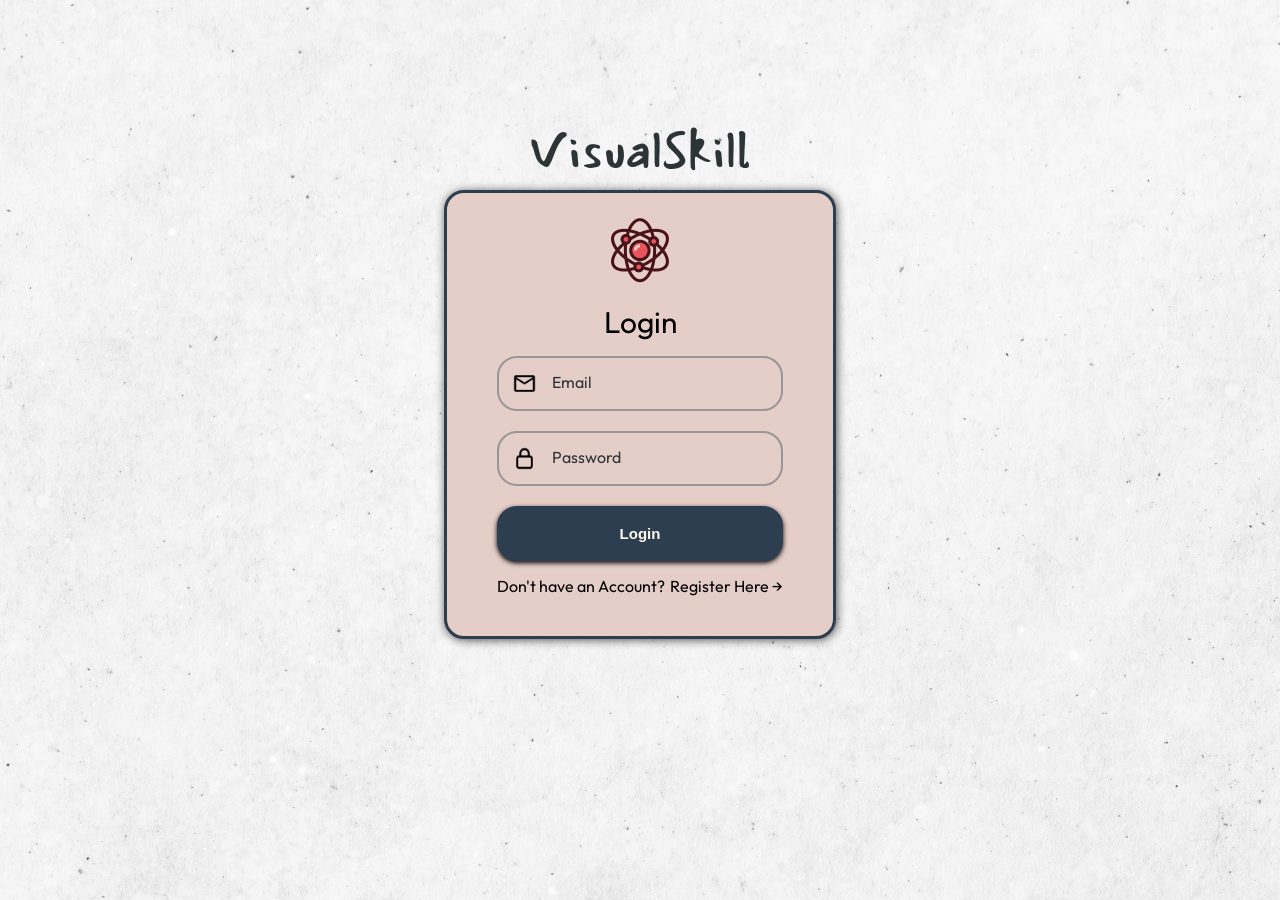
<file: HTML/login.html>
<!DOCTYPE html>
<html lang="en">
<head>
    <meta charset="UTF-8">
    <meta name="viewport" content="width=device-width, initial-scale=1.0">
    <title>Register Page</title>

    <link rel="stylesheet" href="../CSS/global.css">
    <link rel="stylesheet" href="../CSS/component.css">
    <link rel="stylesheet" href="../CSS/register.css">
    <link rel="stylesheet" href="../CSS/login.css">

  
</head>
<body>
    <div class="opening">VisualSkill</div>

    <section>
        <div class="kotak-tengah" style="position: relative; z-index: 1;">
            <div class="pict-container">
                <img src="../Assets/atom.gif" alt="atom" id="atom-gif" />
            </div>
    
            <div class="title">Login</div>
          
            <div class="form-text">
                <input class="text-box" type="email" name="" id="email" required>
                <img src="../Assets/mail-icon.png">
                <label for="email">Email</label>
                <span class="error"></span>
            </div>
            <div class="form-text">
                <input class="text-box" type="password" name="" id="pass" required>
                <img src="../Assets/lock-icon.png">
                <label for="pass">Password</label>
                <img src="../Assets/eye-icon.png" id="eye-icon">
                <span class="error"></span>
            </div>

            <a href="../index.html">
                <button class="button" id="cofirmBtn">Login</button>
            </a>

            <div class="register-login-change">
                Don't have an Account? 
                <a href="register.html"> Register Here <span>&rarr;</span></a>
            </div>

             
        </div>
    </section>

    <script src="../JS/register.js"></script>
</body>
</html>
</file>
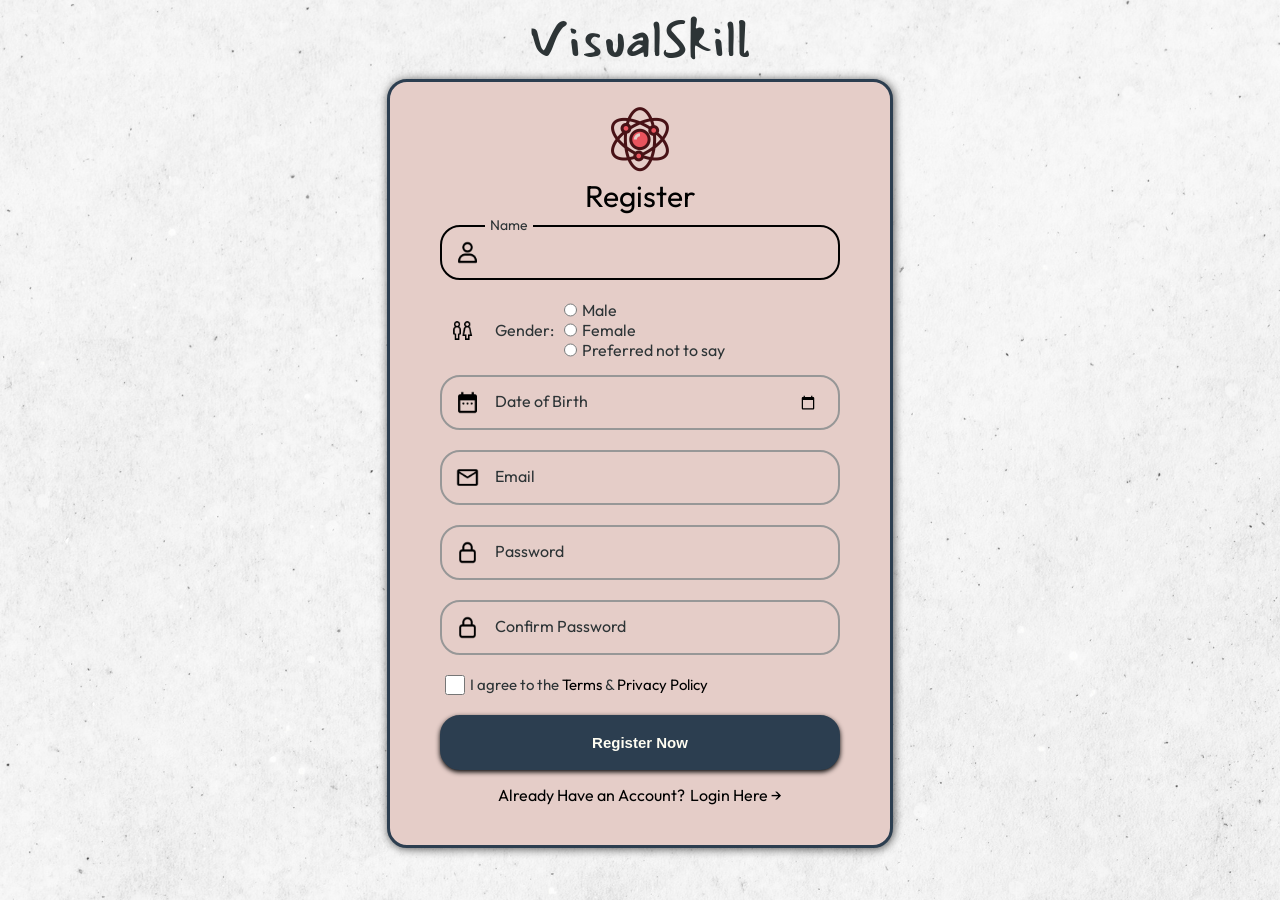
<file: HTML/register.html>
<!DOCTYPE html>
<html lang="en">
<head>
    <meta charset="UTF-8">
    <meta name="viewport" content="width=device-width, initial-scale=1.0">
    <title>Register Page</title>

    <link rel="stylesheet" href="../CSS/global.css">
    <link rel="stylesheet" href="../CSS/component.css">
    <link rel="stylesheet" href="../CSS/register.css">

    
</head>
<body>
    <div class="opening">VisualSkill</div>
    <section>
        <form id="form" action="/" class="kotak-tengah">
            <div class="pict-container">
                <img src="../Assets/atom.gif" alt="atom" id="atom-gif" />
            </div>
    
            <div class="title">Register</div>

            <div class="form-content">
                <div class="form-text">
                    <input class="text-box" type="text" id="name" required minlength="3" pattern="^[A-Za-z][A-Za-z\s'-]{2,}$" title="Use at least 3 letters. Spaces, apostrophes, and hyphens are allowed." autofocus>
                    <img src="../Assets/user-icon.png">
                    <label for="name">Name</label>

                    <span class="error"></span>

                </div>

                <div class="gender-form">
                   <img src="../Assets/gender-icon.png">
                    <div class="gender">Gender:</div>
                    <div class="gender-option">
                        <div class="list">
                            <input type="radio" name="gender" id="male" value="male"> <p class="list-gender">Male</p>
                        </div>
                        <div class="list">
                            <input type="radio" name="gender" id="female" value="female"> <p class="list-gender">Female</p>
                        </div>
                        <div class="list">
                            <input type="radio" name="gender" id="prefer-not-to-say" value="prefer-not-to-say"> <p class="list-gender">Preferred not to say</p>
                        </div>
                    </div>
                    <span class="error"></span>
                </div>
                <div class="form-text">
                    <input class="text-box" type="date" name="" id="dob" required>
                    <img src="../Assets/date-icon.png">
                    <label for="dob">Date of Birth</label>

                    <span class="error"></span>
                </div>
                <div class="form-text">
                    <input class="text-box" type="email" name="" id="email" required>
                    <img src="../Assets/mail-icon.png">
                    <label for="email">Email</label>

                    <span class="error"></span>
                </div>
                <div class="form-text">
                    <input class="text-box" type="password" name="" id="pass" required>
                    <img src="../Assets/lock-icon.png">
                    <label for="pass">Password</label>
                    <img src="../Assets/eye-icon.png" id="eye-icon">

                    <span class="error"></span>

                </div>

                <div class="form-text">
                    <input class="text-box" type="password" name="" id="conf-pass" required>
                    <img src="../Assets/lock-icon.png">
                    <label for="conf-pass">Confirm Password</label>
                    <img src="../Assets/eye-icon.png" id="eye-icon-conf">

                    <span class="error"></span>
                </div>

                <div class="terms-container">
                    <div class="terms-content">
                        <input type="checkbox" id="terms">
                        <label for="terms" class="terms-text">I agree to the <a href="">Terms</a> & <a href="">Privacy Policy</a></label>
                    </div>
                    
                    <span class="error"></span>
                </div>

                <button class="button" id="cofirmBtn" type="submit">Register Now</button>
                

                <div class="register-login-change">
                    Already Have an Account? 
                    <a href="login.html"> Login Here <span>&rarr;</span></a>
                </div>



            </div>
            
        </form>
    </section>

    <script src="../JS/register.js"></script>
</body>
</html>
</file>
<file: CSS/global.css>
@import url('https://fonts.googleapis.com/css2?family=Mansalva&family=Outfit:wght@100..900&display=swap');

:root {
  --bg-color: #FFFDF2;
  --txt-color: #2D3436;
  --nav-color: #2C3E50;
  --sec-color: #E5CDC8;
  --thr-color: #d63031;
  --text-box-before: #979797;

  --title-font:"Mansalva", sans-serif;
  --text-font: "Outfit", "sans-serif";
}





* {
    margin: 0;
    padding: 0;

    box-sizing: border-box;
}

body {
    font-family: var(--text-font);
    background-image: url(../Assets/white-background.png);
}

a {
    color: black;
    text-decoration: none;
}

.navbar {
    background-color: var(--nav-color);
    font-family: "Outfit", "sans-serif";

    display: flex;
    align-items: center; /*cross axis*/
    justify-content: center; /*main axis*/

    position: sticky;
    top: 0;

    height: 55px;
    width: 100%;

    box-shadow: 0 10px 5px rgba(0, 0, 0, 0.167);

    /* biar selalu diatas */
    z-index: 999;
}

.navbar-container {
    display: flex;
    align-items: center;
    justify-content: space-between;

    width: 100%;
    /* agar tetap bagus di layar gede */
    max-width: 1600px;
    padding: 0 25px;
    
    
}

#logo-title {
    color: var(--sec-color);
}

.navbar-logo {
    color: var(--sec-color);
    font-size: 35px;
    font-family: "Mansalva", sans-serif;

    white-space: nowrap;

}

.navbar-container .navbar-menu {
    display: flex;
    flex-direction: row;

    text-align: center;
    gap: 20px;
    margin-left: 20px;

    list-style: none;
}

.navbar-container .navbar-menu li a {
    display: flex;
    

    text-decoration: none;
    color: var(--bg-color);

    font-size:20px;
    font-weight: 500; 

    padding: 3px 10px;

    border-radius: 20px;
    border: 2px solid transparent;
    
    /* biar kaga mungkin dia bisa wrap in newline*/
    white-space: nowrap;

    transition: all 0.7s ease;
}

.navbar-container .navbar-menu li a:hover {
    background-color: var(--bg-color);
    border: 2px solid white;

    color: black;

}

.register-container {
    display: flex;
    flex-direction: row;
    justify-content: center;
    

    width: 250px;
    min-width: 50px;
    gap: 10px;
    
}

nav .register-container button {
    width: 100px;
    height: 35px;

    color: var(--bg-color);
}

nav .register-button:focus, .register-button:hover {
    color: var(--bg-color);
}



/* bikin burger menu di mobile */
.navbar-toggle {
    /* buat dia jadi gak keliatan di layar gede */
    display: none;

    background: transparent;
    padding: 10px;

    border: none;

    cursor: pointer; /*make it clickable*/
}

.bar {
    display: block;
    width: 25px;
    height: 3px;
    margin: 5px auto;
    background: white;

    transition: all 0.3s ease-in-out;
}



/* FOOTER SECTION */
.footer-section {
    background-image: url(../Assets/footer-background.png);
    background-color: var(--nav-color);
    box-shadow: 10px 3px 20px rgb(0, 0, 0);
    color: white;

    padding-top: 20px;

    min-height: 200px;
    width: 100%;

    gap: 100px;

    font-family: "Outfit", "sans-serif";

}

.footer-content {
    display: flex;
    flex-direction: row;
    justify-content:space-around;
    padding: 0 20px;
}

.content-coloumn {
    display: flex;
    flex-direction: row;
    gap: 40px;

    padding: 20px 20px 0;
}

.empty-column {
    max-width: 225px;
    margin: 0 15px;
}

.company-detail-coloumn h3 {
    font-family: "Mansalva", sans-serif;
    font-size: 25px;
}

.company-detail-coloumn h4 {
    font-weight: 400;
}

.footer-section a {
    font-style: none;
    color: white;
}

.about-coloumn a {
    text-decoration: underline;
}

.footer-section .products-coloumn ul li {
    text-decoration: underline;
    list-style: none;
}

.location {
    display: flex;
    flex-direction: row;

    height: fit-content;
    width: fit-content;

    margin: 10px 0;
}

#location-logo {
    width: fit-content;
    height: 25px;

    transition: 0.3s ease;

    margin-right: 5px;
}

.phone {
    display: flex;
    flex-direction: row;
}

#phone-logo {
    width: fit-content;
    height: 25px;

    transition: 0.3s ease;

    margin-right: 5px;
}

.social-media-coloumn {
    padding-right: 40px;
}

#instagram-logo, #youtube-logo {
    width: fit-content;
    height: 30px;

    margin-top: 5px;
}

.copyright {
    text-align: center;
    margin-top: 10px;
    font-weight: 300;
    font-size: smaller;
}





/* buat untuk layar 700 - 785 */
@media (max-width: 785px) and (min-width: 700px) {
    .navbar-container .navbar-menu {
        gap: 10px !important;
    }

    .navbar-container .navbar-menu li a {
        font-size: 16px;
        padding: 3px 8px;
    }

    .register-container {
        width: 180px;
        gap: 5px;
    }

    nav .register-container button {
        width: 80px;
        height: 30px;
        font-size: 13px;
    }

    .navbar-logo {
        font-size: 28px;
    }
}

/* buat untuk layar < 700 */
@media (max-width: 700px) {
    .navbar {
        backdrop-filter: none;
        /* box-shadow: none; */
    }


    /* buat menu jadi vertikal kalau di hp */
    .navbar-container .navbar-menu {
        display: none;
        flex-direction: column;
        align-items: flex-start;
        
        position: absolute;
        
        gap: 20px !important;
        height: 250px;
        /* top: 50px; */
        right: 0;
        margin-top: 100px;
        padding: 250px 1.5rem;

        background-color: #2c3e50cb;
        box-shadow: 0 10px 10px rgba(0, 0, 0, 0.5);
        backdrop-filter: blur(10px);

        /* urutan nya selalu sama ATAS KANAN BAWAH KIRI sesuai arah jarumjam */
        border-radius: 0 0 0 10px;


    }

    .navbar-container .navbar-menu.active {
        transition: 0.3s ease-in;
        display: flex;
        align-items: flex-end;
    }

    .navbar-toggle {
        display: block;
        /* untuk tetap diatas */
        z-index: 999;
    }


    /*ganti jadi bentuk x kalau active*/
    .navbar-toggle.active .bar:nth-child(2) {
        opacity: 0;
    }

    .navbar-toggle.active .bar:nth-child(1) {
        transform: translateY(8px) rotate(45deg);
    }

    .navbar-toggle.active .bar:nth-child(3) {
        transform: translateY(-8px) rotate(-45deg);
    }

    .footer-section {
        height: 350px;
        padding: 20px;
        gap: 10px;

        background-image: url(../Assets/footer-background-vertical.png);
    }

    .footer-section .footer-content{
        display: flex;
        flex-direction: column;
        align-items: center;
        justify-content: flex-start;

        height: fit-content;
        gap: 10px;


    }

    .content-coloumn {
        margin: 0;
        padding-top: 5px;
        
    }

    .company-detail-coloumn {
        height: fit-content;

        text-align: center;
    }

    .about-coloumn {
        margin-top: 1;
    }

    .social-media-coloumn {
        padding: 0;
    }

    .social-media-logos {
        display: flex;
        justify-content: center;
    }

    .copyright {
        margin-top: 20px;
    }



    
}
</file>
<file: CSS/component.css>
/* Buat Button */
.button {
    width: 100%;
    height: 55px;

    box-shadow: 0 2px 5px black;
    border-radius: 20px;
    border: 2px solid var(--nav-color);

    background-color: var(--nav-color);
    color: var(--bg-color);

    text-decoration: none;
    
    display: flex;
    justify-content: center;
    align-items: center;

    position: relative;
    overflow: hidden;

    transition: 0.3s ease all;
    z-index: 1;

    font-size: 15px;
    font-weight: bold;
}

.button:before {
    transition: 0.5s all ease;
    position: absolute;
    top: 0;
    left: 50%;
    right: 50%;
    bottom: 0;
    opacity: 0;
    content: "";
    background-color: white;

    border-radius: 20px;
   
    z-index: -1;

}


.button:hover, .button:focus {
    color: #ffffff;
    box-shadow: 0 2px 10px black, 0 3px 6px black;
    border-radius: 20px;
    border: 2px solid var(--nav-color);
    color: var(--nav-color);

    font-weight: bolder;
    
}

.button:hover:before, .button:focus:before {
    transition: 0.5s all ease;
    left:0;
    right: 0;
    opacity: 1;
}

.button:active {
    transform: scale(0.9);
}



.button.register-button:before {
    background-color: var(--nav-color);
}
.button.register-button {
    background-color: var(--bg-color);
    color: var(--nav-color);
    border-color: var(--bg-color);


}
.button.register-button:hover,
.button.register-button:focus {
    background-color: var(--nav-color);
    color: white;
    border-color: none;
}
</file>
<file: CSS/homepage.css>
/* Landing Section */

.landing-section {
    background: url(../Assets/landing-section.png) no-repeat;
    background-size: cover;
    background-position: center;
    min-height: 100vh;

    padding: 100px 100px 95px;
}

.title-landing{
    font-size: 6rem;
    font-family:"Mansalva", sans-serif ;
    color: var(--nav-color);
    
    position: relative;

}

.subtitle-landing {
    font-size: 2.5rem;
    font-weight: 800;
    color: var(--nav-color);


    max-width: 800px;



}

.landing-section p {
    font-size: 1.5rem;
    color: var(--text-color);
    line-height: 1.5;

    max-width: 600px;
    padding-right: 50px;

}

.LearnNow {

    background-color: var(--sec-color);
    color: var(--text-color);
    cursor: pointer;
    font-size: 1rem;
    text-align: center;

    display: flex;
    margin-top: 25px;
    
    width: 20%;


}


/* Promo Section Banner */
.banner-section {
    background-image: url(../Assets/banner.png);
    background-size: cover;
    background-position: center;
    background-color: #2c3e50da;
    color: white;
    
    display: flex;
    flex-direction: column;
    justify-content: center;
    text-align: center;
    align-items: center;
    gap: 5px;
    width: 100%;

    height: 30vh;
}

.banner-section h2, .banner-section h4 {
    font-weight: 300;
}

.banner-section h2 {
    font-size: 45px;
}

.banner-section .register-button  {
    background-color: var(--sec-color);
    color: var(--txt-color);
    cursor: pointer;
    display: flex;

    width: 120px;
    height: 40px;
}

.banner-section span {
    font-weight: 600;
}


/* Top Courses */
.top-course-section {
    text-align: center;
    display: grid;
    justify-content: center;

    width: 100%; 
    /* 1rem itu 16px */
    
    padding: 2rem;

}


.courses {
    display: flex;
    flex-direction: row;
    flex-wrap: wrap;
    justify-content: center;


    gap: 15px;
    margin-top: 15px;
    max-width: 1500px;
    margin-left: auto;
    margin-right: auto;
}



.course-title{
    font-weight: 700;
    font-size: 25px;
    max-width: 380px;
    text-align: center;
}


.course-card {
    background-color: var(--sec-color);

    width: 460px;
    min-height: 300px;
    height: auto;
    border-radius: 15px;  
    display: flex;
    flex-direction: column;
    align-items: center;

    padding: 15px;

}

.course-btn {
    display: block;
    width: fit-content;
    height: fit-content;
}

.course-card:hover {
    box-shadow: 10px;
    transition: 0.3s ease;
}

.course-btn:hover .course-card,
.course-btn:focus-visible .course-card {
    box-shadow: 10px 10px;
    transition: 0.3s ease;
}


.course img {
    width: 430px;
    height: auto;
    /* transform: scale(1.5); */
    transition: 0.3s ease;

    margin-top: 15px;
}

.course {
    width: 460px;
    min-height: 300px;
    height: auto;
    gap: 5px;


    display: flex;
    flex-direction: column;
    align-items: center;
}



.course-info {
    background-color: var(--nav-color);
    color: white;
    min-height: 28px;
    width: inherit;

    display: flex;
    justify-content: center;
    align-items: center;
    align-content: center;
    text-align: center;

    gap: 5px;



}

.course-info .instructor{
   text-decoration: none;
   color: white;
}


.top-course-section .register-button {
    background-color: white;

    width: 250px;

    box-shadow: none;

    color: var(--nav-color);

    border-radius: 0;

    border-color: black;

    
    display: flex;
    justify-content: center;

}


.top-course-section .register-button::before {

    display: flex;

    border-radius: 0;
    
}

.top-course-section .register-button:hover, .top-course-section .register-button:focus {
    background-color: white;
    border-radius: 0;
    width: 250px;

    box-shadow: 10px 10px black;
}

.top-course-section .register-button:active {
    background-color: white;
    box-shadow: 10px 10px;

    border-radius: 0;
}

.see-more-btn {
    margin-top: 25px;

    display: flex;
    justify-content: center;
}


/* Join Carrer Section */

.join-carrer-section {
    display: flex;
    justify-content: center;
    align-content: center;
}

.join-carrer-section .background-container {
    display: flex;
    flex-direction: row;
    

    background-color:black ;
    border-radius: 2rem; 

    color: var(--sec-color);

    min-height: 420px;
    height: auto;
    max-width: 1000px;
    width: 90%;
    margin: 50px;

}

.join-content {
    display: flex;
    justify-content: center;
    align-content: center;
    flex-direction: column;

    padding: 5px;
}

.join-content h2 {
    font-size: 50px;
    max-width: 1500px;
}
.join-carrer-section a .register-button {
    margin-top: 10px;
    width: 40%;
    height: 30px;
}

.picture {
    display: flex;
    padding: 30px;
}

.picture img {
    max-width: 20rem;
    border-radius: 50px;
    object-fit: cover;

}



@media (max-width: 1150px) {
    .landing-section {
        padding: 50px 40px;
        height: fit-content;
    }
    .title-landing {
        font-size: 85px;
    }

    .landing-section p {
        width: 80%;
    }

    .subtitle-landing {
        font-size: 35px;
        width: 50%;
    }


    .banner-section h2 {
        font-size: 35px;
        max-width: 450px;
        padding: 0 20px;
    }

    .courses {
          gap: 20px;
    }

    .course-card {
        width: 350px;
        height: fit-content;
    }

    .course {
        width: 350px;
        height: 280px;
    }

    .course img {
        width: 320px;
    }

    .course-title {
        font-size: 22px;
        width: 300px;
    }

    .course-info {
        width: 350px;
    }

    .join-content {
        padding: 0 10px;
    }

    .join-content h2 {
        font-size: 30px;
    }

    .join-content a {
        margin-top: 5px;
    }

    .picture {
        padding: 0;
    }

    .picture img{
        transform: scale(0.9);
    }
}

@media (max-width: 700px) {

    .landing-section {
        background-image: url(../Assets/landing-section-handphone.png);
        min-height: 50vh;
        padding: 45px 20px;
        transition: 0.3s ease;
    }

    .title-landing {
        font-size: 60px;
        transition: 0.3s ease;
    }

    .subtitle-landing {
        font-size: 30px;
        width: 65%;
        transition: 0.3s ease;
    }

    .landing-section p{
        font-size: 15px;
        max-width: 65%;
    }

    .LearnNow {
        width: 35%;
    }

    .banner-section {
        gap: 5px;
    }

    .banner-section h2 {
        font-size: 25px;
        max-width: 400px;
    }

    .title-container {
        font-size: smaller;
    }

    .courses {
        flex-direction: column;
        justify-content: center;
        height: fit-content;
    }

    .course-card {
        /* width: 90vw; */
        max-width: 300px;
        height: fit-content;
    }

    .course {
        /* width: 90vw; */
        max-width: 300px;
        height: auto;
    }

    .course img {
        /* width: 85vw; */
        max-width: inherit;
        padding: 15px;
    }

    .course-title {
        font-size: 20px;
        width: 95%;
    }

    .course-info {
        /* width: 90vw; */
        max-width: inherit;
    }

    .join-carrer-section {
        justify-content: none;
    }

    .join-carrer-section .background-container{
        display: flex;
        flex-direction: column;
        max-width: 450px;
        min-height: 325px;
        height: auto;
    }

    .join-content {
        display: flex;
        text-align: center;
        align-items: center;

        padding: 20px;
    }

    .join-content a .register-button {
        width: 100px;
    }

    .join-content h2{
        font-size: 26px;
        transition: 0.3s ease;

    }

    .picture {
        padding: 10px 0 0 0px;
        display: flex;
        justify-content: center;
        align-items: center;
    }
    .picture img{
        min-width: 90px;
        max-width: 450px;
    }
}
</file>
<file: CSS/login.css>
body {
    height: 750px;
}
.kotak-tengah{
    display: flex;
    flex-direction: column;
    gap: 15px;
}

@media (width <= 700px) {
    .kotak-tengah .button {
        width: 200px;
        height: 40px;
    }
}
</file>
<file: CSS/about-us.css>
.heading-container {
    background-color: white;
    background-image: url(../Assets/white-background.png);
    height: 150px;

    text-align: center;

    display: flex;
    justify-content: center;
    align-items: center;
    flex-direction: column;
    gap:0.5rem;

    font-size: 30px;
}

.heading-container span {
    font-family: var(--title-font) ;
}

.title-section {
    /* display: flex;

    align-items: center;
    justify-content: center; */

    background-color: var(--sec-color);
}

.title-container {

    text-align: center;
    
    padding: 40px;

}

.subtitle {
    font-weight: 500;
}


.vision-container {
    background-image: linear-gradient(to right,transparent 0%, var(--nav-color) 20%, var(--nav-color) 80%, transparent 100%);
    color: white;
    row-gap: 3rem;

    min-height: 300px;

    display: flex;
    justify-content: center;


}

.data-title {
    font-weight: 400;
    height: 30px;
}

.data-num {
    color: var(--sec-color);
}

.vision-section .vision-container .image{

    display: flex;
    align-content: center;
    align-items: center;
    justify-content: center;

    margin-left: 20px;
    
}

.vision-container .image img {
    width: 300px;
    height: auto;
    border-radius: 25px;
}

.vision-text {
    display: flex;
    flex-direction: column;
    align-items: center;
    justify-content: center;

    padding-left: 20px ;
    gap: 20px;
}

.vision-desc {
    font-size: 20px;
    font-weight: 500;
    padding-right: 40px;

    text-align: center;

    max-width: 500px;
}

.data {
    position: relative;

    display: flex;
    justify-content: center;
    column-gap: 3rem;
}

.vision {
    text-align: center;
    margin-bottom: 2rem;
}


.mission-section {
    height: fit-content;

    padding-top: 15px;
}

.mission-section h1, .mission-section p {
    margin-left: 10px;
    text-align: center;
}

.mission-container {
    margin-top: 15px;
    padding: 0 30px;

    height: fit-content;

    display: flex;
    justify-content: center;

    text-align: center;

    gap: 2%;
}

.mission-square {
    background-color: var(--sec-color);

    padding: 10px;
    max-width: 280px;
    min-height: 250px;
    transition: 0.5s;

}

.mission-square img {
    width: 90%;
    height: fit-content;
    margin: 15px 0;
    object-fit: cover;
    border-radius: 10px;
}

.mission-square:hover {
    box-shadow: 0 0 20px 0 rgba(0, 0, 0, 0.5) ;

}

.journey-section {
    background-color: #2c3e50e6;
    padding: 40px 0;

    margin-top: 50px;
}

.journey-heading {
    text-align: center;
    color: white;
    font-weight: 700;
    font-size: 50px;
}

.journey-box .title {
    
    box-shadow: 0 5px 0px 0px rgba(0, 0, 0, 0.42);
    height: 35px;

    display: flex;
    justify-content: center;
    align-items: center;

}

.journey-box .year {
    background-color: var(--nav-color);
    color: white;
    border-radius: 10px;

    margin: 0 1rem;
    padding: 0.2rem 0.8rem;

    height: fit-content;

}

.journey-box p {
    padding: 1rem 0 1rem 1rem;
}

.journey-section ul {
    padding: 50px 0;
}

.journey-section ul li {
    list-style: none;
    position: relative;

    width: 7px;
    margin: 0 auto;
    background-color: rgb(255, 255, 255);
}

.journey-box {
    position: relative;
    width: clamp(280px, 90vw, 450px);
    height: fit-content;

    background-color: var(--sec-color);
    box-shadow: 0 0 5px rgba(0, 0, 0, 0.5);
    border-radius: 5px;
    /* transform: translateX(400%); */
    transition: all 0.5s ease-in-out;

}

/* right side */
.journey-section ul li:nth-child(odd) .journey-box {
    left: 50px;
}

/* left side */
.journey-section ul li:nth-child(even) .journey-box {
    left: -500px;
    /* transform: translateX(-400%); */
}

/* .journey-section ul li .journey-box.show {
    transform: translate(0%);
    transition: all 0.5s ease-in-out;
} */

.journey-section ul li i {
    position: absolute;
    left: 50%;
    top: 0;

    width: 20px;
    height: 20px;

    background-color: wheat;
    transform: translateX(-50%);
    border-radius: 50%;
}

.journey-box::before {
    content: "";
    position: absolute;

    top: 5px;
    width: 0;
    right: 0;

    border-style: solid;
}

.journey-section ul li:nth-child(odd) .journey-box::before {
    left: -15px;
    border-width: 8px 16px 8px 0;
    border-color: transparent var(--sec-color);
}

.journey-section ul li:nth-child(even) .journey-box::before {
    right: -16px;
    border-width: 8px 0px 8px 16px;
    border-color: transparent var(--sec-color);
}

#next-arrow {
    position: absolute;
    width: 0;
    height: 0;
    border: solid 15px transparent;

    border-top-color: wheat;

    transform: translateX(-10px);




    
}

@media (max-width: 1024px) and (min-width: 701px) {
    .vision-container {
         background-image: linear-gradient(to right,transparent 0%, var(--nav-color) 5%, var(--nav-color) 95%, transparent 100%);
    }
    .journey-box {
        width: min(450px, calc(50vw - 60px));
    }

    .journey-section ul li:nth-child(odd) .journey-box {
        left: 30px;
    }

    .journey-section ul li:nth-child(even) .journey-box {
        left: calc(100% - 365px);
    }

    .journey-box p {
        word-break: break-word;
    }
}


@media (min-width: 769px) {
    .journey-section ul li:nth-child(even) .journey-box {
        left: calc(100% - 490px);
    }
}



@media (max-width: 700px) {

    .heading-container h5{
        width: 80%;
    }

    .title-container .title{

        
        
        font-size: 20px;

    }

    .vision-container {
        flex-direction: column;

        padding: 40px 0;
        margin-left: 0;
        background-image: linear-gradient(to right,transparent 0%, var(--nav-color) 10%, var(--nav-color) 90%, transparent 100%);
    }

    .vision-section .vision-container .image {
        margin: 0;
    }

    .vision-container .image img{
        width: 250px;
        height: auto;
    }

    .vision-text {
        padding: 0;

        text-align: center;
    }

    .vision-desc {
        padding-right: 0;
        width: 75%;
    }
    .mission-section {
        justify-content: center;
        height: fit-content;
        width: 100%;
        padding-bottom: 40px;
    }
    .mission-container {
        display: flex;
        flex-direction: column;
        justify-content: center;
        align-items: center;
        gap: 10px;
    }

    .mission-square {
        max-width: 400px;
        min-height: 170px;
        height: auto;
        
        display: flex;
        flex-direction: column;
        justify-content: center;
    }   

    .journey-section ul {
        padding: 10px 0;
    }


    .journey-box {
        width: 85vw;
        max-width: 320px;
        left: 50% !important;
        transform: translateX(-50%);
        text-align: center;
        padding: 15px;

        margin-top: 15px;

    }

    .journey-box::before {
        display: none;
    }

    .journey-box p {
        padding: 1rem 0;
        text-align: center;
        margin: 0;
    }

    .journey-box .title {
        margin: 0;
        padding: 0;
        font-size: 15px;
    }

}

@media (max-width: 320px ) {
    .vision-container .image img{
        width: 200px;
        height: auto;
    }

    .journey-box .title {
        height: 50px;
    }
    
}
</file>
<file: CSS/career.css>
.heading-section {
    height: fit-content;

    background-color:#2c3e50f6;
}

.heading-container {
    display: flex;
    justify-content: center;
    align-items: center;
    height: fit-content;
}

.heading-picture {
    height: fit-content;
    flex-direction: column;
    justify-content: flex-end;
    /* flex: 1; */
}

.heading-text {
    color: white;

    display: flex;
    flex-direction: column;
    gap: 7px;

}

.heading-text h2 {
    font-size: 50px;
}

.heading-text h2 span {
    font-family: var(--title-font);
}

.heading-text p {
    font-size: 20px;
}

.heading-text a {
    color: white;
    
    margin: 5px 0;
}

.heading-text a:hover {
    text-decoration: underline;
}

.popular-jobs-section {
    padding-top: 25px;
}

.popular-heading {
    text-align: center;
}

.popular-heading span {
    font-family: var(--title-font);
}

.popular-container {
    width: 100%;
    height: 410px;
    display: flex;
    margin: 5px auto;
    padding-top: 10px;

    overflow-x: auto;
}

.popular-container::-webkit-scrollbar {
    display: none;
}

.group {
    height: fit-content;
    display: flex;
    align-items: stretch;
    justify-content: center;
    gap: 1em;

    animation: spin 5s infinite linear;
    padding-right: 1em;
}

.popular-card {
    flex: 0 0 200px;
    width: 200px;
    min-width: 200px;
    height: 390px;

    padding: 1em;
    background-color: wheat;
    text-align: center;
    box-sizing: border-box;
    display: flex;
    flex-direction: column;
    justify-content: flex-start;
    gap: 10px;
    overflow: hidden;

    border-radius: 10px;


}

.popular-card:hover {
    box-shadow: 1px 5px 5px 1px var(--nav-color);
}

.popular-card .job-title {
    margin: 0;
    min-height: 76px;
    display: flex;
    align-items: center;
    justify-content: center;
    line-height: 1.2;
}

@keyframes spin {
    from {translate: 0;}
    to {translate: -100%;}
}

.popular-card img {
    width: 100%;
    height: 250px;
    margin-top: auto;
    object-fit: cover;
    display: block;
    border-radius: 10px;
}


.list-jobs-section {
    margin-top: 40px;
    margin-left: 10px;

    max-width: 100%;

    display: flex;
    justify-content: center;
}
.jobs-container {
    display: flex;
    flex-direction: column;
    padding: 0;
}

.section-subtitle {
    margin-bottom: 20px;
}

.jobs-container .content {
    display: flex;
    flex-direction: column;

    width: inherit;
    gap: 1rem;

    margin-left: 20px;
}

.job-card {
    background-color: var(--sec-color);

    padding: 1rem 2rem 1rem 2rem;
    margin-right: 60px ;
    border-radius: 1.5rem;
    max-width: 1000px;

    display: flex;
    flex-direction: row;
    align-items: center;
    gap: 1.5rem;

}

.content .job-card:hover {
    transition: 0.5s ease;
    box-shadow: 5px 5px 5px 5px var(--nav-color);
}

.job-card .job-picture {
    width: 200px;
    height: 250px;
    transition: scale .5s;
    transform-origin: center ;
    object-fit: cover;
    overflow: hidden;

    border-radius: 5px;
}

.job-card:hover .job-picture {
    transition: 0.5s ease;
    transform-origin: center;
    height: 260px;
}

.job-desc {
    display: flex;
    flex-direction: column;
    gap: 5px;
}

.job-info {
    display: flex;
    flex-direction: column;
    gap: 4px;
    min-width: 0;
}

.job-info-title {
    display: flex;
    flex-direction: row;
}

.job-info-title h4 {
    margin: 0 5px 0;
}

.job-info p {
    padding-left: 15px;
}
.logo-info {
    height: 20px;
    width: fit-content;
    object-fit: cover;
}

.labels {
    display: flex;
    flex-direction: row;
    flex-wrap: wrap;

    gap: 5px;
    padding-left: 15px;
}

.label {
    color: white;
    background: var(--thr-color);
    padding: 3px 6px;
    border-radius: 4px;
    width: fit-content;
}

.qna-section {
    display: flex;
    flex-direction: column;
    justify-content: center;
    align-items: center;
    padding: 4rem;
    width: 100%;
}

.qna-heading {
    font-size: 30px;
}

.qna-container {
    max-width: 1000px;
    width: 100%;
    height: fit-content;
    display: flex;
    flex-direction: column;
}

.qna-container .qna-box {
    border-bottom: 1px solid black;
}

.qna-container button[aria-expanded="true"] {
    border-bottom: 1px solid var(--nav-color);
}

.qna-container button {
    position: relative;
    display: block;
    text-align: left;
    font-size: 1.15rem;
    font-weight: 500;
    width: 100%;
    padding: 1em 0;
    color: var(--txt-color);
    border: none;
    background: none;
    outline: none;
}

.qna-container button:hover,
.qna-container button:focus {
    cursor: pointer;
    color: var(--nav-color);
    font-weight: 700;
}

.qna-container button:hover::after,
.qna-container button:focus::after {
    cursor: pointer;
    color: var(--nav-color);
    border: 1px solid var(--nav-color);
}

.qna-container button .qna-title {
    padding: 1em 1.5em 1em 0.5em;
    font-family: var(--text-font);
    font-size: 20px;
}

.qna-container button .icon {
    display: inline-block;
    position: absolute;
    top: 18px;
    right: 0;
    width: 27px;
    height: 27px;
    border-radius: 22px;
}

.qna-container button .icon::before {
    display: block;
    position: absolute;
    content: "";
    top: 9px;
    left: 5px;
    width: 10px;
    height: 2px;
    background: currentColor;
}

.qna-container button .icon::after {
    display: block;
    position: absolute;
    content: "";
    top: 5px;
    left: 9px;
    width: 2px;
    height: 10px;
    background-color: currentColor;
}

.qna-container button[aria-expanded="true"] {
    color: var(--nav-color);
}

.qna-container button[aria-expanded="true"] .icon::after {
    width: 0;
}

.qna-container button[aria-expanded="true"] + .qna-content {
    opacity: 1;
    max-height: 10em;
    transition: all 0.2s linear;
    will-change: opacity, max-height;
}

.qna-container .qna-content {
    opacity: 0;
    max-height: 0;
    overflow: hidden;
    transition: 0.2s linear;
    will-change: opacity, max-height;
}

.qna-container .qna-content p {
    font-size: 1.1rem;
    font-weight: 400;
    margin: 1em 0;
    padding-left: 40px;
}

@media (max-width: 700px) {

    .heading-container {
        display: flex;
        flex-direction: column;
    }

    .heading-text {
        text-align: center;
    }

    .heading-picture {
        width: 100%;
        height: auto;
        display: flex;
        justify-content: center;
        align-items: center;
    }

    .heading-picture img {
        max-width: 200px;
        height: auto;
        display: block;
    }

    .heading-text {
        padding-left: 25px;
        margin-bottom: 20px;
    }

    .heading-text h2 {
        font-size: 40px;
    }

    .popular-container {
        max-width: auto;
    }
    .list-jobs-section {
        display: flex;
        text-align: center;
        justify-content: center;
    }
    .job-card {
        flex-direction: column;
        margin-right: 20px;
    }

    .job-info-title h4 {
    margin: 0 5px 0;
    }

    .job-info-long {
        text-align: left;
    }

    .qna-section {
        padding: 20px;
        font-size: small;
    }

    .qna-container {
        max-width: 500px;
    }


    .qna-heading {
        text-align: center;
    }

    .qna-title {
        max-width: 60%;
    }

    .qna-box button {
        padding-right: 25px;
    }

}
</file>
<file: CSS/course.css>
.heading-section {
    height: 300px;
    
    background-color: #e5cdc884;

    display: flex;
    flex-direction: row;
    align-items: center;
    justify-content: space-between;

    gap: 5px;
}

.heading-section img {
    object-fit: cover;
    height: inherit;
}

.heading-content {
    display: flex;
    flex-direction: column;
    text-align: center;
}

.heading-title {
    text-align: center;
    font-weight: 800;
    font-size: 40px;
}

.heading-content a {
    font-size: 20px;
}

.heading-content a:hover {
    text-decoration: underline;
}


.banner {
    height: 150px;
    background-color: var(--nav-color);

    display: flex;
    justify-content: center;
    text-align: center;
}

.banner-title {
    display: inline;
    text-align: center;
    justify-content: center;
    align-items: center;
    align-content: center;

    height: 150px;
    padding: 0 10px;

    font-size: 45px;
    font-weight: 600;

    color: white;
}

.banner-title span {
    font-family: var(--title-font);
}

.recommed-course-section {
    display: flex;
    justify-content: center;
    align-items: center;

    flex-direction: column;

    padding-top: 15px;
}

.recommended-container {
    border-radius: 10px;
    
    display: flex;
    flex-direction: row;
    flex-wrap: wrap;
    justify-content: center;
    align-items: flex-start;
    
    gap: 15px;
    padding: 30px 20px;
    margin: 0 auto;
    max-width: 1200px;
}

.recommeded-course-title {
    font-size: 30px;
    font-weight: 600;
    text-align: center; 
}

.video-card {
    display: flex;
    flex-direction: column;
    gap: 0;
}

.video {
    all: unset;

    background-color: var(--sec-color);
    color: white;

    width: 250px;
    height: fit-content;
    padding: 10px;
    font-weight: 600;

    display: flex;
    flex-direction: column;
    align-items: center;
    border-radius: 5px;
    cursor: pointer;
}

.video img {
    object-fit: cover;
    height: fit-content;
    width: inherit;
}

.video::after {
    content: "";
    width: 5px;
    height: 5px;

    border-width: 0 3px 3px 0;
    border-style: solid;
    transform: rotate(45deg);
    transition: 0.4s ease;

    margin: 5px 0 0 0;
    color: black;
    
}

.decription {
    background-color: wheat;
    color: var(--txt-color);
    height: 0;
    overflow: hidden;
    transform: translateY(-5%);

    border-radius: 0 0 5px 5px;


    
}

.decription .info {
    display: flex;
    flex-direction: row;

    gap: 5px;
}

.info-desc {
    display: flex;
    gap: 2.5px;
}

.decription h3, .decription h4, .decription p {
    max-width: 250px;
}

.decription img {
    height: 20px;
    width: fit-content;
    object-fit: cover;
}

.video:focus::after, .video:hover::after {
    transform: rotate(225deg);
}

.video:hover   ~ .decription, .video:focus ~ .decription, .decription:hover {
    height: 115px;
    transition: 0.5s ease;

    padding: 10px 0 0 10px;
}

/* .video:hover ~ .recommended-container, video:focus ~ .recommended-container {
    height: 40vh;

    transition: 0.5s ease;
} */



/* Course List */

.course-section {
    background-color: var(--sec-color);
    margin: 20px 40px;
    padding-top: 10px;
    border-radius: 10px;
}


.course-section .container{


    margin: 10px 40px 60px 50px;
    padding: 40px 32p;

    box-shadow: 0 8px black;
    padding-bottom: 60px;

    display: flex;
    flex-direction: column;
    gap: 24px

}

.course-list {
    display: flex;
    flex-wrap: wrap;
    justify-content: center;
    

    gap: 30px;
}

.course-container h2 {
    font-size: 28px;
    margin-bottom: 20px;

    margin-left: 20px;
    color: var(--nav-color);
}

.course-list .cards-container {
    display: flex;
    align-items: center;

    gap: 5px;

    margin-left: 20px;
    max-width: 500px;
    padding: 15px;
    border-radius: 10px;

    box-shadow: 0px 0px 5px 5px rgba(0, 0, 0, 0.644);

}

.cards-container:hover {
    background-color: var(--nav-color);
    box-shadow: 0 0 0 5px rgba(255, 255, 255, 0.441);
    color: white;
}

.cards-container:hover h2 {
    color: white;
}

.cards-container a img {
    height: 180px;
    width: fit-content;
    object-fit: cover;

}

.course-content {

    padding: 0 10px;

}

.labels {
    display: flex;
    flex-direction: row;
    flex-wrap: wrap;
    gap: 5px;
}

.label {
    background: var(--thr-color);
    padding: 3px 6px;
    border-radius: 4px;
    width: fit-content;
}

.labels a {
    color: white;
    font-weight: 500;
    font-size: 11px;
    
    text-transform: uppercase;
    letter-spacing: 3px;

}

.course-info {
    display: flex;
    flex-direction: row;
    gap: 5px;

    margin: 10px 0 0 0;
}

.course-info img {
    width: fit-content;
    height: 18px;

    display: flex;
    align-items: center;
    align-items: center;
}

.course-content h2 {
    margin: 0;

    color: var(--nav-color);
}




@media (max-width: 880px) {
    .heading-section {
        height: fit-content;
    }

    .heading-section img {
        width: 100px;
    }

    .banner-title {
        text-align: center;
    }

    .recommended-container {
        padding: 15px 0;
        margin: 0 15px;
    }

    

    
}


@media (max-width: 700px) {
    .heading-section {
        height: 150px;
    }

    .heading-picture {
        display: flex;
        justify-content: flex-end;

        height: 70px;
    }

    .heading-section .heading-picture img{
        height: auto;
        width: 50px;
    }

    .heading-title {
        text-align: center;
        font-size: 25px;
    }
    .recommended-container {
        align-items: center;
        min-height: 50vh;
        max-width: 95%;
        margin: 0;
    }

    .banner-title {
        font-size: 30px;
    }

    .video-card {
        justify-content: center;
        max-width: 350px;

        margin-bottom: 5px;
    }

    .recommeded-course-title {
        font-size: 24px;
        padding: 20px;
    }

    .video {
        max-width: 350px;
    }


    .video:hover   ~ .decription, .video:focus ~ .decription, .decription:hover {
        height: fit-content;
        padding-bottom: 10px;
        transition: 0.5s ease;

        padding: 10px 0 0 10px;
    }

    .info {
        margin-bottom: 10px;
    }


    .banner {
        height: fit-content;
    }

    .course-section .container {
        margin-left: 40px;

        text-align: center;
    }

    .course-list .cards-container {
        flex-direction: column;
        justify-content: center;
        margin-left: 0;

        font-size: smaller;
    }
}

@media (max-width:450px ) {
    .heading-title {
        text-align: center;
        font-size: 14px;
    }
    .heading-content a h5{
        font-size: 10px;
    }
}
</file>
<file: CSS/register.css>
body {
    display: flex;
    flex-direction: column;
    align-items: center;
    justify-content: center;

    background-color: var(--bg-color);
    
    transition: ease 0.3s;
}

.opening {
    font-family: "Mansalva", sans-serif;
    font-weight: 400;
    color: var(--txt-color);
    font-size: 50px;
    
}



.title {
    font-family: "Outfit", sans-serif;
    font-size: 30px;
    display: flex;
    justify-content: center;
}

section { 
    display: flex; 
    flex-direction: column; 
    align-items: center; 
    justify-content: center;
    width: fit-content;
    height: fit-content;
}

.pict-container {
    display: flex;
    align-items: center;
    justify-content: center; 
}

#atom-gif {
    
    top: 50%; 
    left: 50%;  
    width: 100px;
    pointer-events: none;
}

.kotak-tengah {
    background-color: rgb(229, 205, 200); /* var(--sec-color) with opacity */
    padding: 20px 50px;
    
    border-radius: 20px;
    border-style: solid;
    border-color: var(--nav-color);
    
    height: fit-content;
  
    
    box-shadow: 1px 1px 10px rgba(0, 0, 0, 0.669);
}

.form-content {
    margin-top: 10px;
    width: 400px;
    max-width: 700px;

    display: flex;
    flex-direction: column;
    gap: 15px;
}

.form-text {
    position: relative;
    font-family: "Outfit", sans-serif;
    font-size: 25px;
    color: var(--txt-color);
    display: flex;
    align-items: center;
    flex-direction: column;
}

.form-text span {
    padding-top: 5px;
    font-size: 15px;
    width: inherit;
}

.gender-form span {
    padding-top: 5px;
    font-size: 15px;
    width: inherit;
}

.gender-form {
    position: relative;
    font-family: "Outfit", sans-serif;
    font-size: 25px;
    color: var(--txt-color);
    display: flex;
    align-items: center;
    margin: 0 10px;
}

.gender-form img {
    left: 15px;
    font-size: 24px; 
    height: 25px;
}

.gender {
    position: relative;
    left:20px; 
    font-size: 16px;

}

.gender-option {
    position: relative;
    display: flex;
    flex-direction: column;

    margin-left: 20px;
}

.list-gender {
    font-family: "Outfit", sans-serif;
    font-optical-sizing: auto;
    font-weight: 400;
    font-style: normal;
    font-size: 16px;
    color: var(--txt-color);

    display: flex;
    position: relative;
    margin-left: 5px;
}

.list{
    position: relative;
    display: flex;
    flex-direction: row;

    margin-left: 10px;
}

/* khusus buat date of birth */
.text-box[type="date"] {
    color: transparent;
}



.text-box[type="date"]:focus,
.text-box[type="date"]:valid {
    color: var(--txt-color);
}

.text-box[type="date"]:focus::-webkit-calendar-picker-indicator,
.text-box[type="date"]:valid::-webkit-calendar-picker-indicator {
    opacity: 1;
}

.form-text img {
    position: absolute;
    left: 15px;
    top: 15px;
    font-size: 24px; 
    height: 25px;
}


.text-box {
    width: 100%;
    height: 55px;
    font-size: 16px;
    background: transparent; /* background tidak menutupi label */
    padding: 0 20px 0 50px; /* Padding kiri agar tidak nabrak Icon */
    border: 2px solid var(--text-box-before);
    border-radius: 20px;
    outline: none;
}

.text-box.success {
    border-color: green;
}

.text-box.error {
    border-color: red;
}

.text-box:focus, .text-box:valid {
    border-color: inherit;
    transition: 0.3s ease;
}

.text-box:focus ~ label,
.text-box:valid ~ label {
    top: 0;
    left: 45px; 
    font-size: 14px; 
    background-color: rgb(229, 205, 200);
    z-index: 10; /*diatas border*/
}



.form-text label {
    position: absolute;
    left: 50px;
    top: 26px;
    transform: translateY(-50%); /*ditengah vertikal*/
    padding: 0 5px;
    background-color: rgba(229, 205, 200, 0.0);
    transition: 0.3s ease;
    pointer-events: none; /*kalau label diklik, tembus ke input */
    color: var(--txt-color);
    font-size: 16px;
}


/* Untuk Logo Matanya */
#eye-icon {
    position: absolute;
    left: 85%;
    cursor: pointer;
    opacity: 0;
}

.text-box:focus ~ #eye-icon,
.text-box:valid ~ #eye-icon {
    opacity: 1;
}

#eye-icon-conf {
    position: absolute;
    left: 85%;
    cursor: pointer;
    opacity: 0;
}

.text-box:focus ~ #eye-icon-conf,
.text-box:valid ~ #eye-icon-conf {
    opacity: 1;
}

a {
    text-decoration: none;
}


.terms-container {
    position: relative;
    font-family: "Outfit", sans-serif;
    font-size: 15px;
    color: var(--txt-color);

    display: flex;
    flex-direction: column;
    gap: 5px;

    margin: 0 5px;
}

input[type="checkbox"] {
    width: 20px;
    height: 20px;
}

.terms-content {
    display: flex;
}

.terms-text {
    margin-left: 5px;
}

.register-login-change {
    display: flex;
    justify-content: center;
    height: 40px;

    gap: 5px;

}

.register-login-change a:hover {
    text-decoration: underline;
}

.error {
    color: red;
}




@media (max-width: 700px) {
    body {
        max-width: 700px;
        
    }

    section {
        margin: 0;
        
        display: flex;
        align-content: center;
        justify-content: center;
    }

    .kotak-tengah {
        padding: 10px 10px;
        border-radius: 10px;
        width: 95vw;
        max-width: 400px;
        display: flex;
        flex-direction: column;
        align-items: center;
    }

    .form-content {
        padding: 0 40px;
        max-width: 350px;
        gap: 10px;
    }
    .title {
        font-size: 22px;
    }
    .form-text {
        font-size: 16px;

    }
    .gender-form {
        font-size: 16px;
        margin: 10px 0;
    }
    .list-gender {
        font-size: 14px;
    }
    #atom-gif {
        width: 60px;
    }
    .regist-button {
        height: 40px;
        font-size: 16px;
        border-radius: 10px;
    }
    .terms-container {
        font-size: 12px;
        margin: 10px 0;
    }
    .form-text label {
        font-size: 12px;
        left: 40px;
        padding: 0 5px 10px 0;
    }
    .form-text:hover label, .form-text:focus label, .form-text:valid label{
        padding: 0 5px 0 0;
    }
    .form-text img {
        font-size: 18px;
        left: 10px;
        padding-bottom: 10px;

    }
    .text-box {
        height: 40px;
        font-size: 14px;
        padding: 0 10px 0 35px;
    }
    #eye-icon {
        left: 80%;
        font-size: 18px;
    }

    .register-login-change {
        font-size: 12px;
    }


}
</file>
